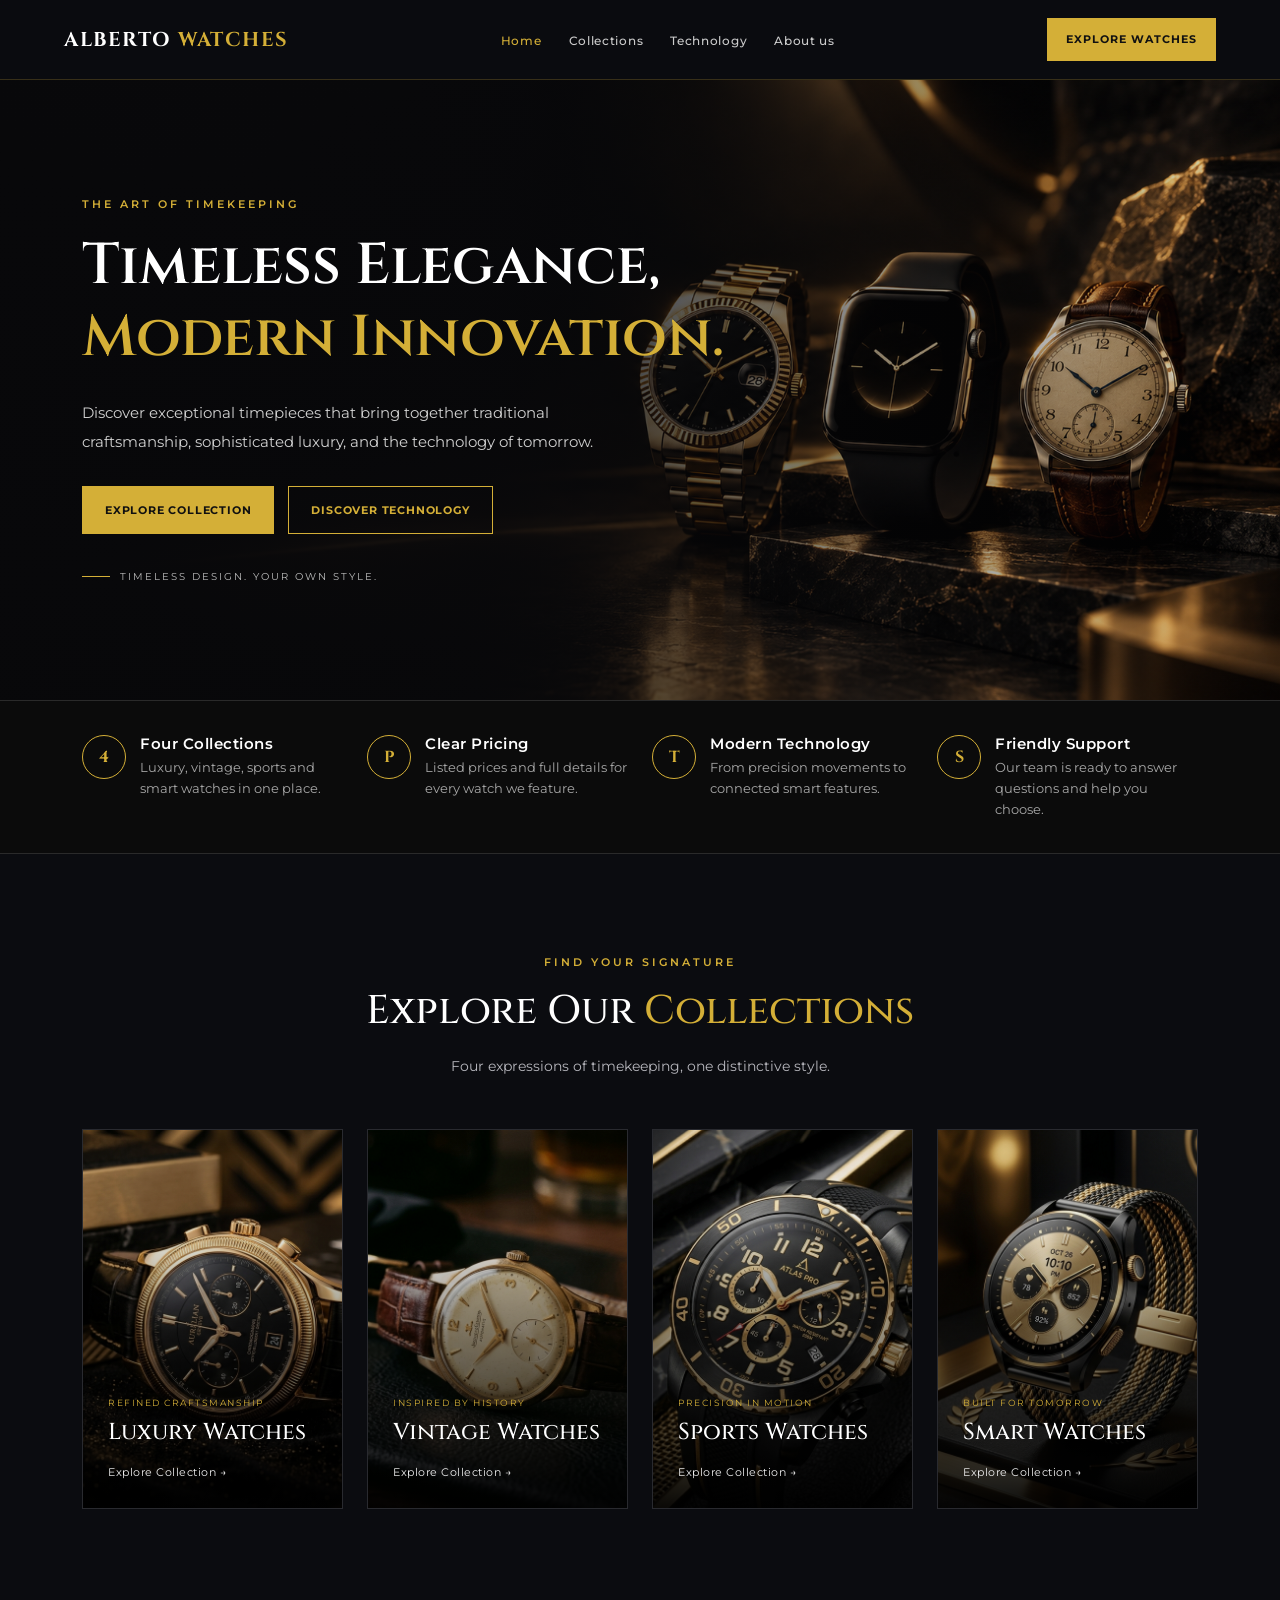
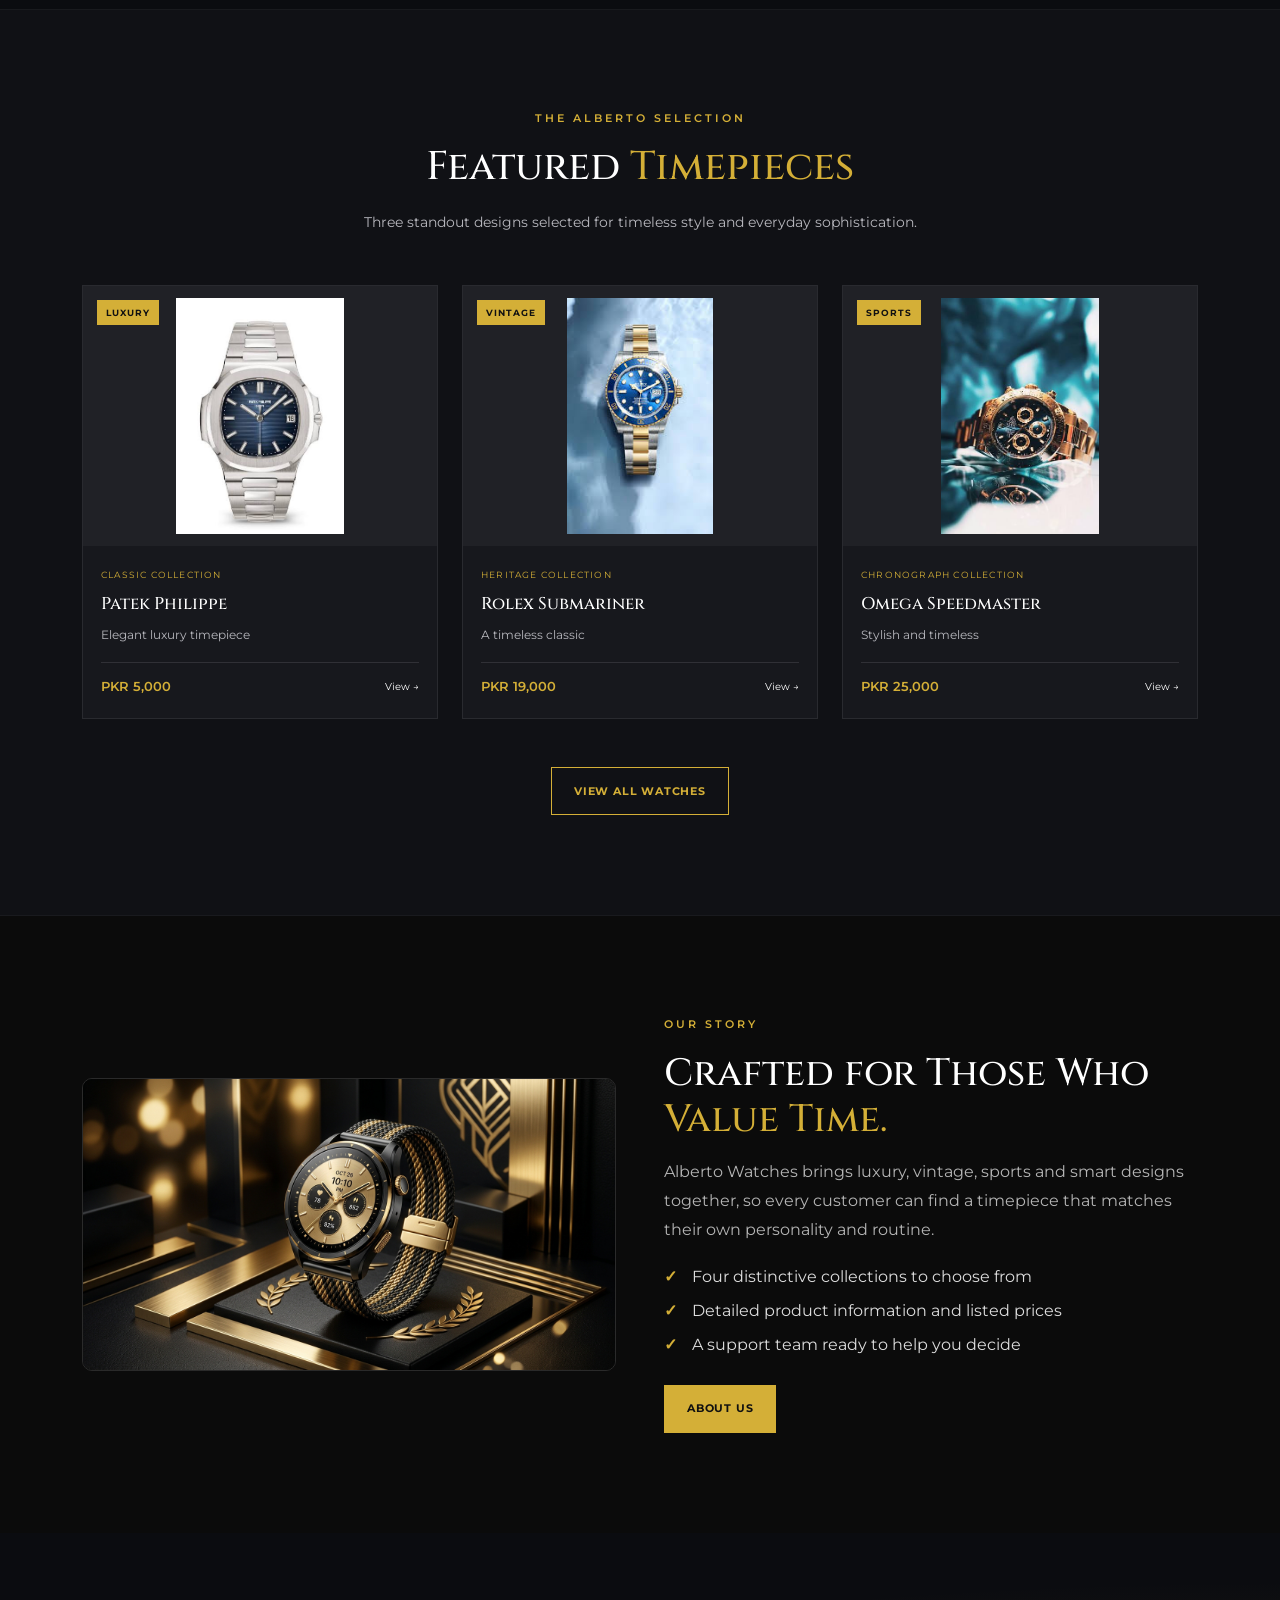
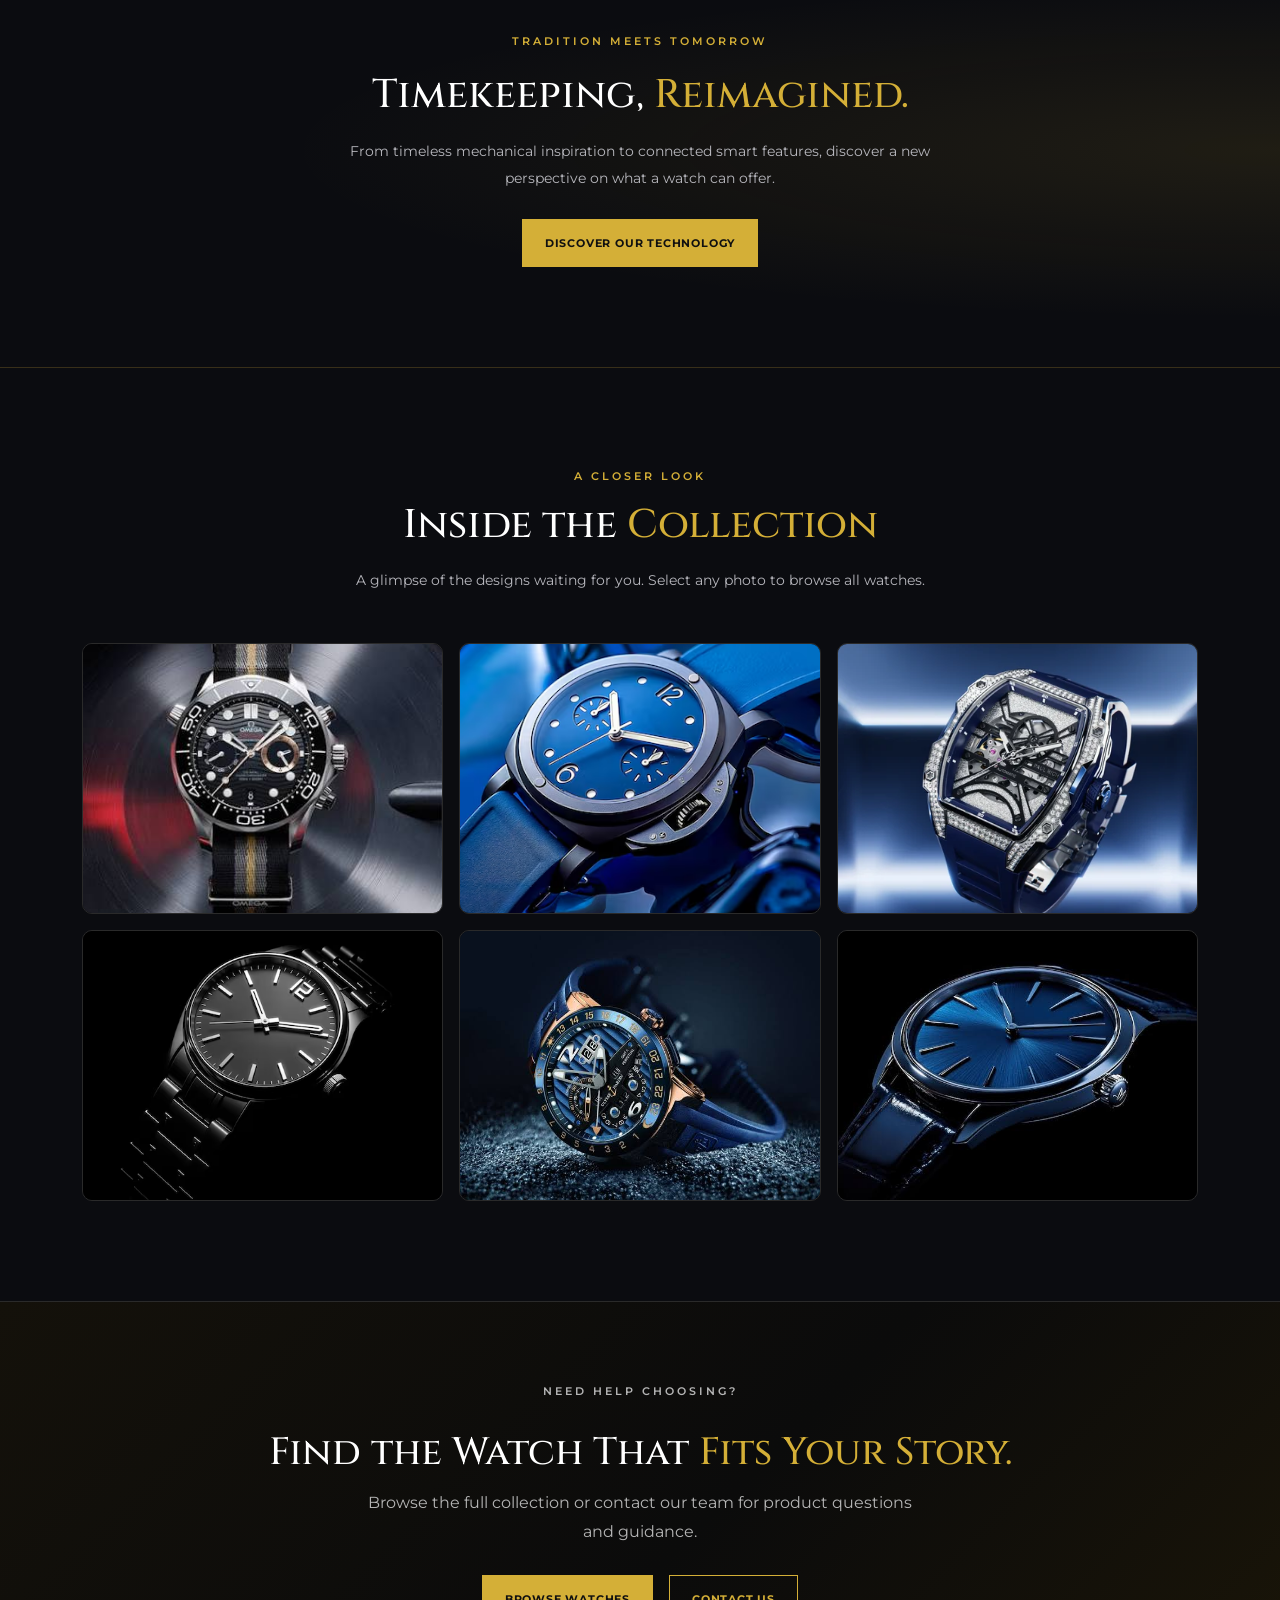
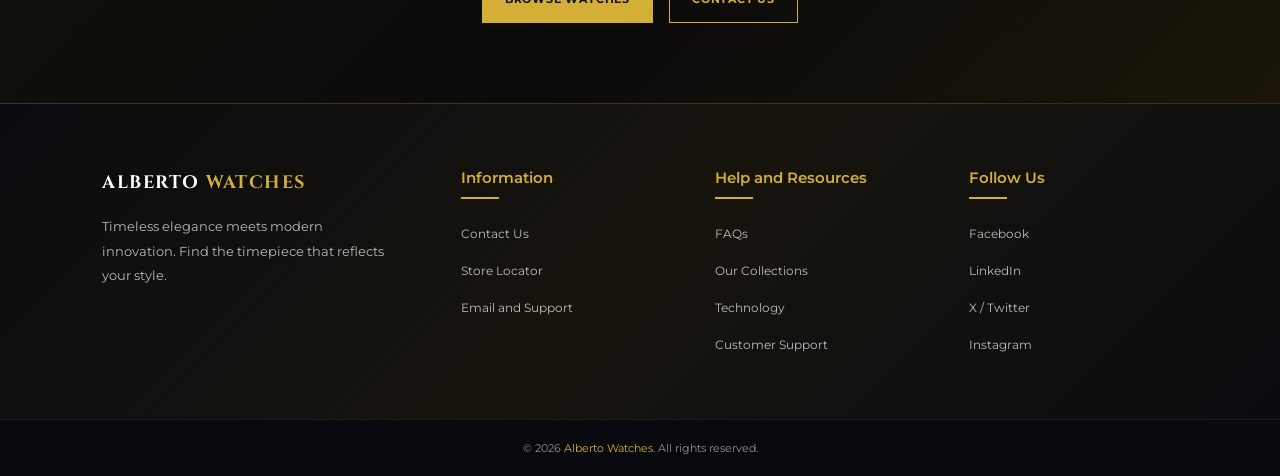
<file: index.html>
<!DOCTYPE html>
<html lang="en">

<head>
    <meta charset="UTF-8">
    <meta name="viewport" content="width=device-width, initial-scale=1.0">

    <title>Alberto Watches | Timeless Luxury</title>
    <meta name="description"
        content="Discover luxury, vintage, sports, and smart watches at Alberto Watches. Timeless design meets modern innovation.">
    <meta property="og:title" content="Alberto Watches | Timeless Luxury">
    <meta property="og:description" content="Luxury, vintage, sports, and smart watches. Find the timepiece that reflects your style.">
    <meta property="og:type" content="website">
    <meta property="og:image" content="./images/attachments/luxury watches9..jpg">
    <meta name="theme-color" content="#000000">

    <link rel="preconnect" href="https://fonts.googleapis.com">
    <link rel="preconnect" href="https://fonts.gstatic.com" crossorigin>
    <link href="https://fonts.googleapis.com/css2?family=Cinzel:wght@500;600;700&family=Montserrat:wght@300;400;500;600;700&display=swap"
        rel="stylesheet">
    <link href="https://cdn.jsdelivr.net/npm/bootstrap@5.3.8/dist/css/bootstrap.min.css" rel="stylesheet">

    <link rel="stylesheet" href="./style.css">

    <!-- Extra styles for the new home page sections -->
    <style>
        .trust-strip {
            background: #0b0b0b;
            border-top: 1px solid #2a2a2a;
            border-bottom: 1px solid #2a2a2a;
            padding: 34px 0;
        }
        .trust-item { display: flex; align-items: flex-start; gap: 14px; }
        .trust-icon {
            flex: 0 0 44px;
            height: 44px;
            border: 1px solid #d4af37;
            border-radius: 50%;
            color: #d4af37;
            display: flex;
            align-items: center;
            justify-content: center;
            font-family: "Cinzel", serif;
            font-weight: 700;
        }
        .trust-item h3 { font-size: 15px; font-weight: 600; margin: 0 0 4px; color: #fff; letter-spacing: .5px; }
        .trust-item p { font-size: 13px; line-height: 1.6; margin: 0; color: #a8a8a8; }

        .collection-card:focus-visible,
        .product-link:focus-visible,
        .btn-gold:focus-visible,
        .btn-outline-gold:focus-visible { outline: 2px solid #d4af37; outline-offset: 3px; }

        .cta-band {
            padding: 80px 0;
            text-align: center;
            background: linear-gradient(135deg, #14110a 0%, #0b0b0b 55%, #1a1508 100%);
            border-top: 1px solid #2a2a2a;
        }
        .cta-band h2 { font-family: "Cinzel", serif; color: #fff; font-size: clamp(26px, 4vw, 38px); margin-bottom: 14px; }
        .cta-band h2 span { color: #d4af37; }
        .cta-band p { max-width: 560px; margin: 0 auto 28px; color: #b5b5b5; line-height: 1.8; }
        .cta-band .btn-outline-gold { margin-left: 12px; }
        @media (max-width: 575px) { .cta-band .btn-outline-gold { margin: 12px 0 0; } }

        .story-section { background: #0b0b0b; }
        .story-image { width: 100%; height: 100%; max-height: 460px; object-fit: cover; border-radius: 10px; border: 1px solid #2a2a2a; }
        .story-title { font-family: "Cinzel", serif; color: #fff; font-size: clamp(26px, 4vw, 38px); margin: 8px 0 16px; }
        .story-title span { color: #d4af37; }
        .story-text { color: #b5b5b5; line-height: 1.8; }
        .story-list { list-style: none; padding: 0; margin: 20px 0 28px; }
        .story-list li { position: relative; padding-left: 28px; margin-bottom: 10px; color: #ddd; }
        .story-list li::before { content: "\2713"; position: absolute; left: 0; color: #d4af37; font-weight: 700; }

        .gallery-grid { display: grid; grid-template-columns: repeat(3, 1fr); gap: 16px; }
        .gallery-tile { display: block; overflow: hidden; border-radius: 10px; border: 1px solid #2a2a2a; aspect-ratio: 4 / 3; }
        .gallery-tile img { width: 100%; height: 100%; object-fit: cover; transition: transform .5s ease; }
        .gallery-tile:hover img { transform: scale(1.08); }
        @media (max-width: 767px) { .gallery-grid { grid-template-columns: repeat(2, 1fr); gap: 10px; } }

        .to-top {
            position: fixed; right: 20px; bottom: 20px; width: 44px; height: 44px;
            border-radius: 50%; border: 1px solid #d4af37; background: #000; color: #d4af37;
            font-size: 20px; cursor: pointer; opacity: 0; pointer-events: none;
            transition: .3s; z-index: 1500;
        }
        .to-top.show { opacity: 1; pointer-events: auto; }
        .to-top:hover { background: #d4af37; color: #000; }
    </style>
</head>

<body>

    <!-- NAVBAR -->
    <nav class="navbar">
        <a href="./index.html" class="logo">
            ALBERTO <span>WATCHES</span>
        </a>

        <ul class="nav-links" id="navLinks">
            <li><a href="./index.html" class="active" aria-current="page">Home</a></li>
            <li><a href="./products.html">Collections</a></li>
            <li><a href="./technology.html">Technology</a></li>
            <li><a href="./support.html">About us</a></li>
        </ul>

        <div class="nav-actions">
            <a href="./products.html" class="btn-buy">Explore Watches</a>

            <button class="mobile-toggle" id="mobileToggle"
                aria-label="Toggle navigation" aria-expanded="false" aria-controls="navLinks">
                <span></span>
                <span></span>
                <span></span>
            </button>
        </div>
    </nav>

    <main>

        <!-- HERO SECTION -->
        <section class="hero-section">
            <div class="hero-overlay"></div>

            <div class="container hero-container">
                <div class="hero-content">
                    <p class="eyebrow">THE ART OF TIMEKEEPING</p>

                    <h1>
                        Timeless Elegance,
                        <span class="gold-text">Modern Innovation.</span>
                    </h1>

                    <p class="hero-description">
                        Discover exceptional timepieces that bring together
                        traditional craftsmanship, sophisticated luxury,
                        and the technology of tomorrow.
                    </p>

                    <div class="hero-buttons">
                        <a href="#collections" class="btn-gold">Explore Collection</a>
                        <a href="./technology.html" class="btn-outline-gold">Discover Technology</a>
                    </div>

                    <div class="hero-note">
                        <span></span>
                        TIMELESS DESIGN. YOUR OWN STYLE.
                    </div>
                </div>
            </div>
        </section>


        <!-- WHY ALBERTO -->
        <section class="trust-strip" aria-label="Why choose Alberto Watches">
            <div class="container">
                <div class="row g-4">
                    <div class="col-sm-6 col-lg-3">
                        <div class="trust-item">
                            <span class="trust-icon" aria-hidden="true">4</span>
                            <div>
                                <h3>Four Collections</h3>
                                <p>Luxury, vintage, sports and smart watches in one place.</p>
                            </div>
                        </div>
                    </div>
                    <div class="col-sm-6 col-lg-3">
                        <div class="trust-item">
                            <span class="trust-icon" aria-hidden="true">P</span>
                            <div>
                                <h3>Clear Pricing</h3>
                                <p>Listed prices and full details for every watch we feature.</p>
                            </div>
                        </div>
                    </div>
                    <div class="col-sm-6 col-lg-3">
                        <div class="trust-item">
                            <span class="trust-icon" aria-hidden="true">T</span>
                            <div>
                                <h3>Modern Technology</h3>
                                <p>From precision movements to connected smart features.</p>
                            </div>
                        </div>
                    </div>
                    <div class="col-sm-6 col-lg-3">
                        <div class="trust-item">
                            <span class="trust-icon" aria-hidden="true">S</span>
                            <div>
                                <h3>Friendly Support</h3>
                                <p>Our team is ready to answer questions and help you choose.</p>
                            </div>
                        </div>
                    </div>
                </div>
            </div>
        </section>


        <!-- COLLECTIONS -->
        <section class="section-padding" id="collections">
            <div class="container">

                <div class="section-heading">
                    <p class="eyebrow">FIND YOUR SIGNATURE</p>
                    <h2>Explore Our <span>Collections</span></h2>
                    <p>Four expressions of timekeeping, one distinctive style.</p>
                </div>

                <div class="row g-4">
                    <div class="col-md-6 col-lg-3">
                        <a href="./products.html?collection=luxury#products" class="collection-card">
                            <img src="./images/attachments/luxury.jfif" alt="Luxury watch collection" loading="lazy">
                            <div class="collection-overlay">
                                <p>REFINED CRAFTSMANSHIP</p>
                                <h3>Luxury Watches</h3>
                                <span>Explore Collection &rarr;</span>
                            </div>
                        </a>
                    </div>

                    <div class="col-md-6 col-lg-3">
                        <a href="./products.html?collection=vintage#products" class="collection-card">
                            <img src="./images/attachments/vintage.jfif" alt="Vintage watch collection" loading="lazy">
                            <div class="collection-overlay">
                                <p>INSPIRED BY HISTORY</p>
                                <h3>Vintage Watches</h3>
                                <span>Explore Collection &rarr;</span>
                            </div>
                        </a>
                    </div>

                    <div class="col-md-6 col-lg-3">
                        <a href="./products.html?collection=sports#products" class="collection-card">
                            <img src="./images/attachments/sport.jfif" alt="Sports watch collection" loading="lazy">
                            <div class="collection-overlay">
                                <p>PRECISION IN MOTION</p>
                                <h3>Sports Watches</h3>
                                <span>Explore Collection &rarr;</span>
                            </div>
                        </a>
                    </div>

                    <div class="col-md-6 col-lg-3">
                        <a href="./products.html?collection=smart#products" class="collection-card">
                            <img src="./images/attachments/smart.jfif" alt="Modern smart watch collection" loading="lazy">
                            <div class="collection-overlay">
                                <p>BUILT FOR TOMORROW</p>
                                <h3>Smart Watches</h3>
                                <span>Explore Collection &rarr;</span>
                            </div>
                        </a>
                    </div>
                </div>
            </div>
        </section>


        <!-- FEATURED WATCHES (3 cards) -->
        <section class="section-padding featured-section" id="products">
            <div class="container">

                <div class="section-heading">
                    <p class="eyebrow">THE ALBERTO SELECTION</p>
                    <h2>Featured <span>Timepieces</span></h2>
                    <p>Three standout designs selected for timeless style and everyday sophistication.</p>
                </div>

                <div class="row g-4 justify-content-center">
                    <div class="col-sm-6 col-lg-4">
                        <article class="product-card">
                            <div class="product-image">
                                <img src="./images/attachments/Patek.jfif" alt="Patek Philippe luxury watch" loading="lazy">
                                <span class="product-label">LUXURY</span>
                            </div>
                            <div class="product-info">
                                <p class="product-category">CLASSIC COLLECTION</p>
                                <h3>Patek Philippe</h3>
                                <p class="product-description">Elegant luxury timepiece</p>
                                <div class="product-bottom">
                                    <span class="product-price">PKR 5,000</span>
                                    <a href="" class="product-link">View &rarr;</a>
                                </div>
                            </div>
                        </article>
                    </div>
                    <div class="col-sm-6 col-lg-4">
                        <article class="product-card">
                            <div class="product-image">
                                <img src="./images/attachments/images2.jpg" alt="Rolex Submariner vintage watch" loading="lazy">
                                <span class="product-label">VINTAGE</span>
                            </div>
                            <div class="product-info">
                                <p class="product-category">HERITAGE COLLECTION</p>
                                <h3>Rolex Submariner</h3>
                                <p class="product-description">A timeless classic</p>
                                <div class="product-bottom">
                                    <span class="product-price">PKR 19,000</span>
                                    <a href="./images/attachments/images2.jpg" class="product-link">View &rarr;</a>
                                </div>
                            </div>
                        </article>
                    </div>
                    <div class="col-sm-6 col-lg-4">
                        <article class="product-card">
                            <div class="product-image">
                                <img src="./images/attachments/luxury watches7..jpg" alt="Omega Speedmaster sports watch" loading="lazy">
                                <span class="product-label">SPORTS</span>
                            </div>
                            <div class="product-info">
                                <p class="product-category">CHRONOGRAPH COLLECTION</p>
                                <h3>Omega Speedmaster</h3>
                                <p class="product-description">Stylish and timeless</p>
                                <div class="product-bottom">
                                    <span class="product-price">PKR 25,000</span>
                                    <a href="./products.html?collection=sports#products" class="product-link">View &rarr;</a>
                                </div>
                            </div>
                        </article>
                    </div>
                </div>

                <div class="text-center mt-5">
                    <a href="./products.html" class="btn-outline-gold">View All Watches</a>
                </div>

            </div>
        </section>


        <!-- OUR STORY (new) -->
        <section class="section-padding story-section">
            <div class="container">
                <div class="row align-items-center g-5">
                    <div class="col-lg-6">
                        <img src="./images/attachments/smart.jfif" class="story-image"
                            alt="Classic Alberto watch" loading="lazy">
                    </div>
                    <div class="col-lg-6">
                        <p class="eyebrow">OUR STORY</p>
                        <h2 class="story-title">Crafted for Those Who <span>Value Time.</span></h2>
                        <p class="story-text">
                            Alberto Watches brings luxury, vintage, sports and smart designs
                            together, so every customer can find a timepiece that matches
                            their own personality and routine.
                        </p>
                        <ul class="story-list">
                            <li>Four distinctive collections to choose from</li>
                            <li>Detailed product information and listed prices</li>
                            <li>A support team ready to help you decide</li>
                        </ul>
                        <a href="./support.html" class="btn-gold">About Us</a>
                    </div>
                </div>
            </div>
        </section>


        <!-- TECHNOLOGY PROMOTION -->
        <section class="technology-section">
            <div class="container">
                <div class="technology-content">
                    <p class="eyebrow">TRADITION MEETS TOMORROW</p>
                    <h2>Timekeeping, <span>Reimagined.</span></h2>
                    <p>
                        From timeless mechanical inspiration to connected
                        smart features, discover a new perspective on
                        what a watch can offer.
                    </p>
                    <a href="./technology.html" class="btn-gold">Discover Our Technology</a>
                </div>
            </div>
        </section>


        <!-- GALLERY (new) -->
        <section class="section-padding gallery-section">
            <div class="container">
                <div class="section-heading">
                    <p class="eyebrow">A CLOSER LOOK</p>
                    <h2>Inside the <span>Collection</span></h2>
                    <p>A glimpse of the designs waiting for you. Select any photo to browse all watches.</p>
                </div>
                <div class="gallery-grid">
                    <a href="./products.html" class="gallery-tile"><img src="./images/attachments/luxury w1.jpg" alt="Luxury watch" loading="lazy"></a>
                    <a href="./products.html" class="gallery-tile"><img src="./images/attachments/blue watch2.avif" alt="Vintage watch" loading="lazy"></a>
                    <a href="./products.html" class="gallery-tile"><img src="./images/attachments/PR5188_Skeleton_Iced_SilverBlue_GALLERY_475x570.webp" alt="Sports watch" loading="lazy"></a>
                    <a href="./products.html" class="gallery-tile"><img src="./images/attachments/Black watch.avif" alt="Smart watch" loading="lazy"></a>
                    <a href="./products.html" class="gallery-tile"><img src="./images/attachments/luxury watches9..jpg" alt="Luxury watch detail" loading="lazy"></a>
                    <a href="./products.html" class="gallery-tile"><img src="./images/attachments/blue.jpg" alt="Smart watch design" loading="lazy"></a>
                </div>
            </div>
        </section>


        <!-- CALL TO ACTION -->
        <section class="cta-band">
            <div class="container">
                <p class="eyebrow">NEED HELP CHOOSING?</p>
                <h2>Find the Watch That <span>Fits Your Story.</span></h2>
                <p>Browse the full collection or contact our team for product questions and guidance.</p>
                <a href="./products.html" class="btn-gold">Browse Watches</a>
                <a href="./support.html" class="btn-outline-gold">Contact Us</a>
            </div>
        </section>

    </main>


    <!-- FOOTER -->
    <footer>
        <div class="footer-content">

            <div class="footer-col footer-brand">
                <a href="./index.html" class="footer-logo">
                    ALBERTO <span>WATCHES</span>
                </a>
                <p>
                    Timeless elegance meets modern innovation.
                    Find the timepiece that reflects your style.
                </p>
            </div>

            <div class="footer-col">
                <h4>Information</h4>
                <ul>
                    <li><a href="./support.html">Contact Us</a></li>
                    <li><a href="./support.html">Store Locator</a></li>
                    <li><a href="./support.html">Email and Support</a></li>
                </ul>
            </div>

            <div class="footer-col">
                <h4>Help and Resources</h4>
                <ul>
                    <li><a href="./support.html">FAQs</a></li>
                    <li><a href="./products.html">Our Collections</a></li>
                    <li><a href="./technology.html">Technology</a></li>
                    <li><a href="./support.html">Customer Support</a></li>
                </ul>
            </div>

            <div class="footer-col">
                <h4>Follow Us</h4>
                <ul>
                    <li><a href="https://www.facebook.com">Facebook</a></li>
                    <li><a href="https://pk.linkedin.com">LinkedIn</a></li>
                    <li><a href="https://x.com">X / Twitter</a></li>
                    <li><a href="https://www.instagram.com">Instagram</a></li>
                </ul>
            </div>

        </div>

        <div class="footer-bottom">
            <p>&copy; 2026 <span>Alberto Watches</span>. All rights reserved.</p>
        </div>
    </footer>

    <button type="button" class="to-top" id="toTop" aria-label="Back to top">&uarr;</button>

    <script src="https://cdn.jsdelivr.net/npm/bootstrap@5.3.8/dist/js/bootstrap.bundle.min.js"></script>

    <script>
        const mobileToggle = document.getElementById("mobileToggle");
        const navLinks = document.getElementById("navLinks");

        mobileToggle.addEventListener("click", () => {
            const isOpen = navLinks.classList.toggle("active");
            mobileToggle.setAttribute("aria-expanded", isOpen);
        });

        navLinks.querySelectorAll("a").forEach(link => {
            link.addEventListener("click", () => {
                navLinks.classList.remove("active");
                mobileToggle.setAttribute("aria-expanded", "false");
            });
        });

        const toTop = document.getElementById("toTop");
        window.addEventListener("scroll", () => toTop.classList.toggle("show", window.scrollY > 600));
        toTop.addEventListener("click", () => window.scrollTo({ top: 0, behavior: "smooth" }));
    </script>

</body>
</html>
</file>
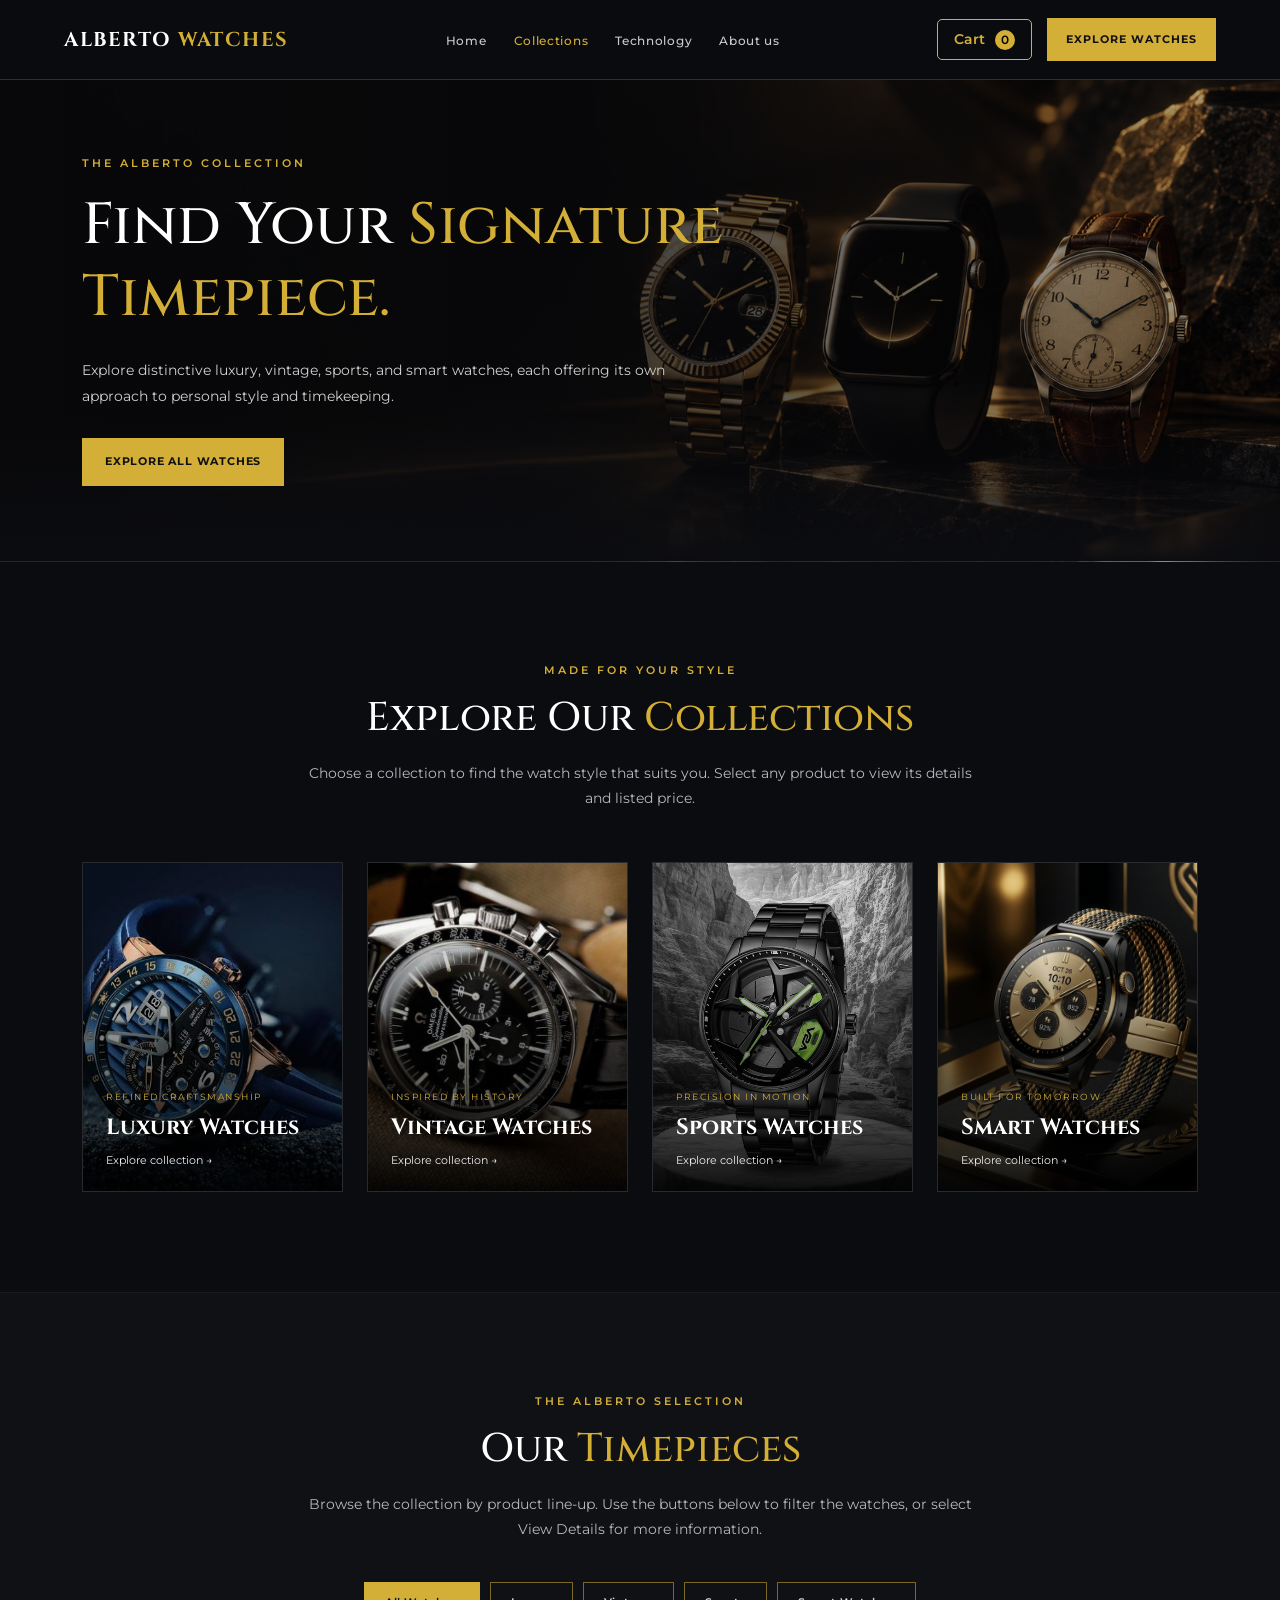
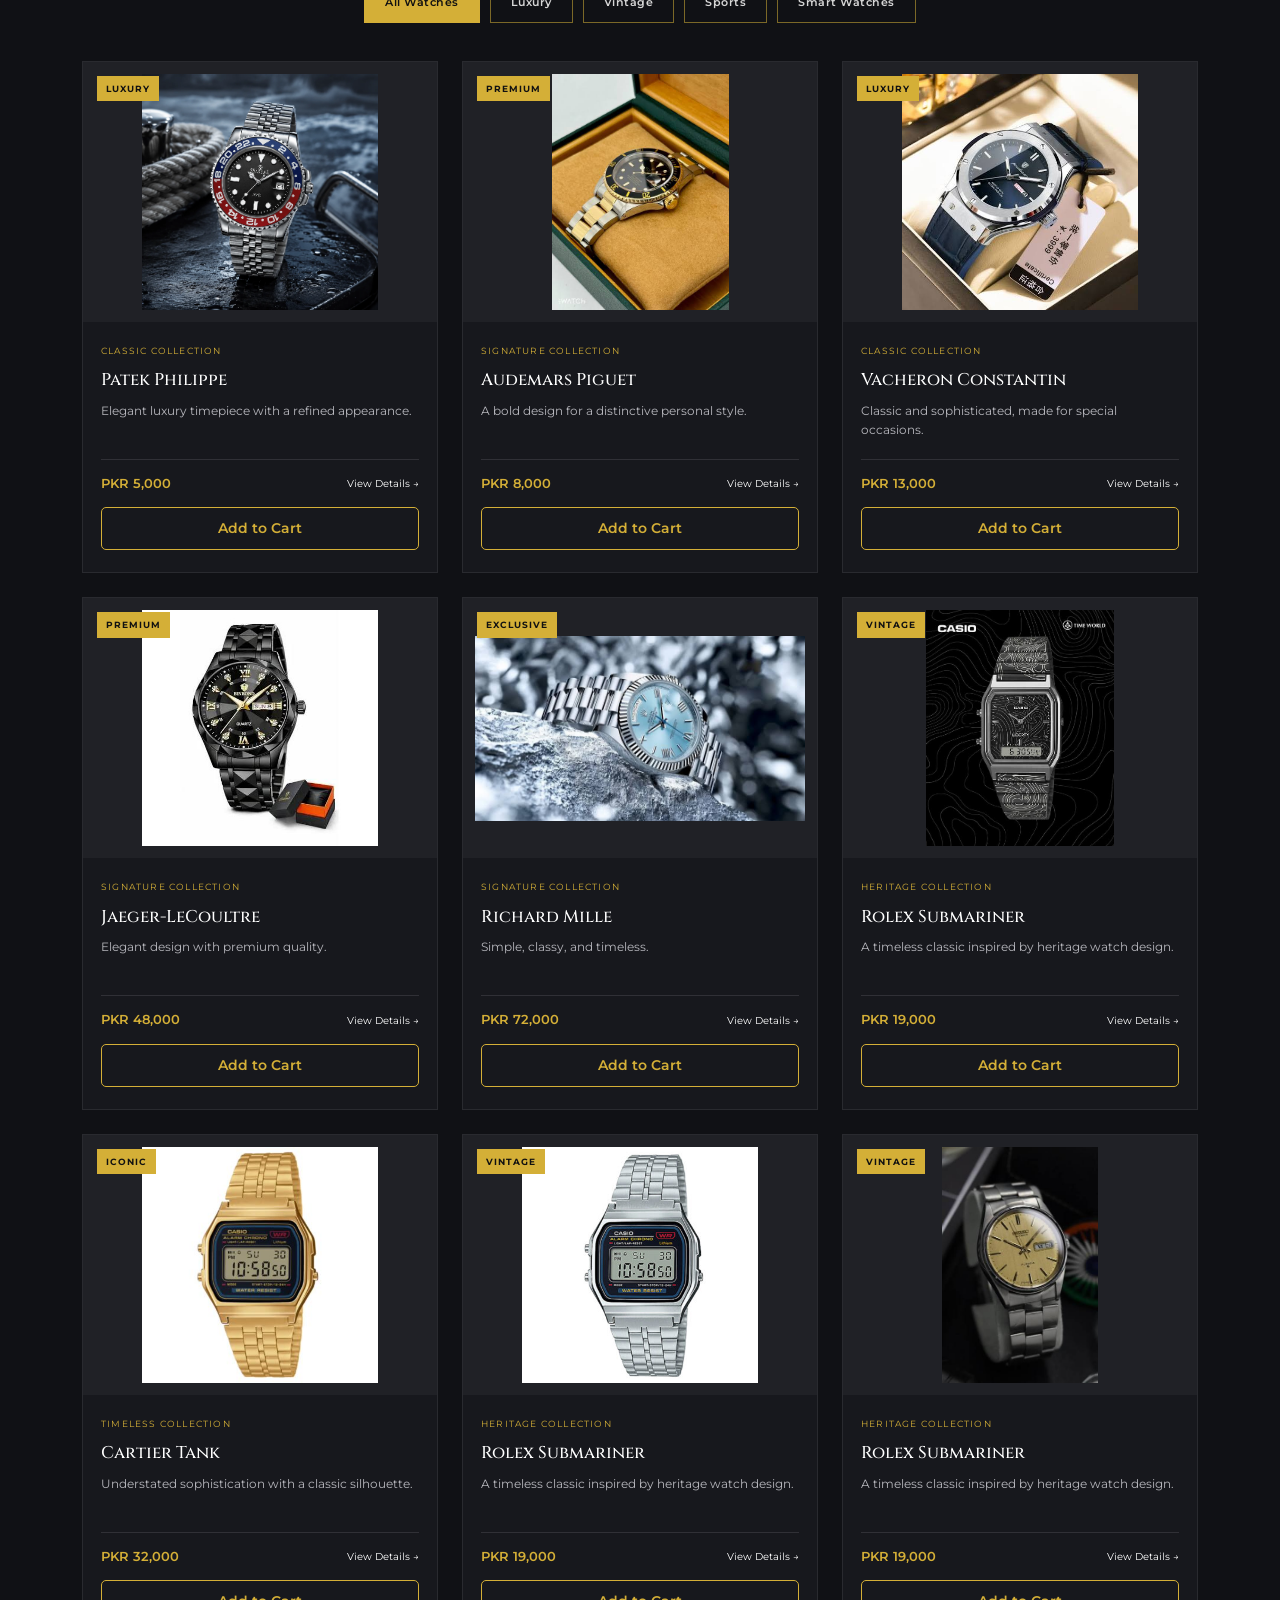
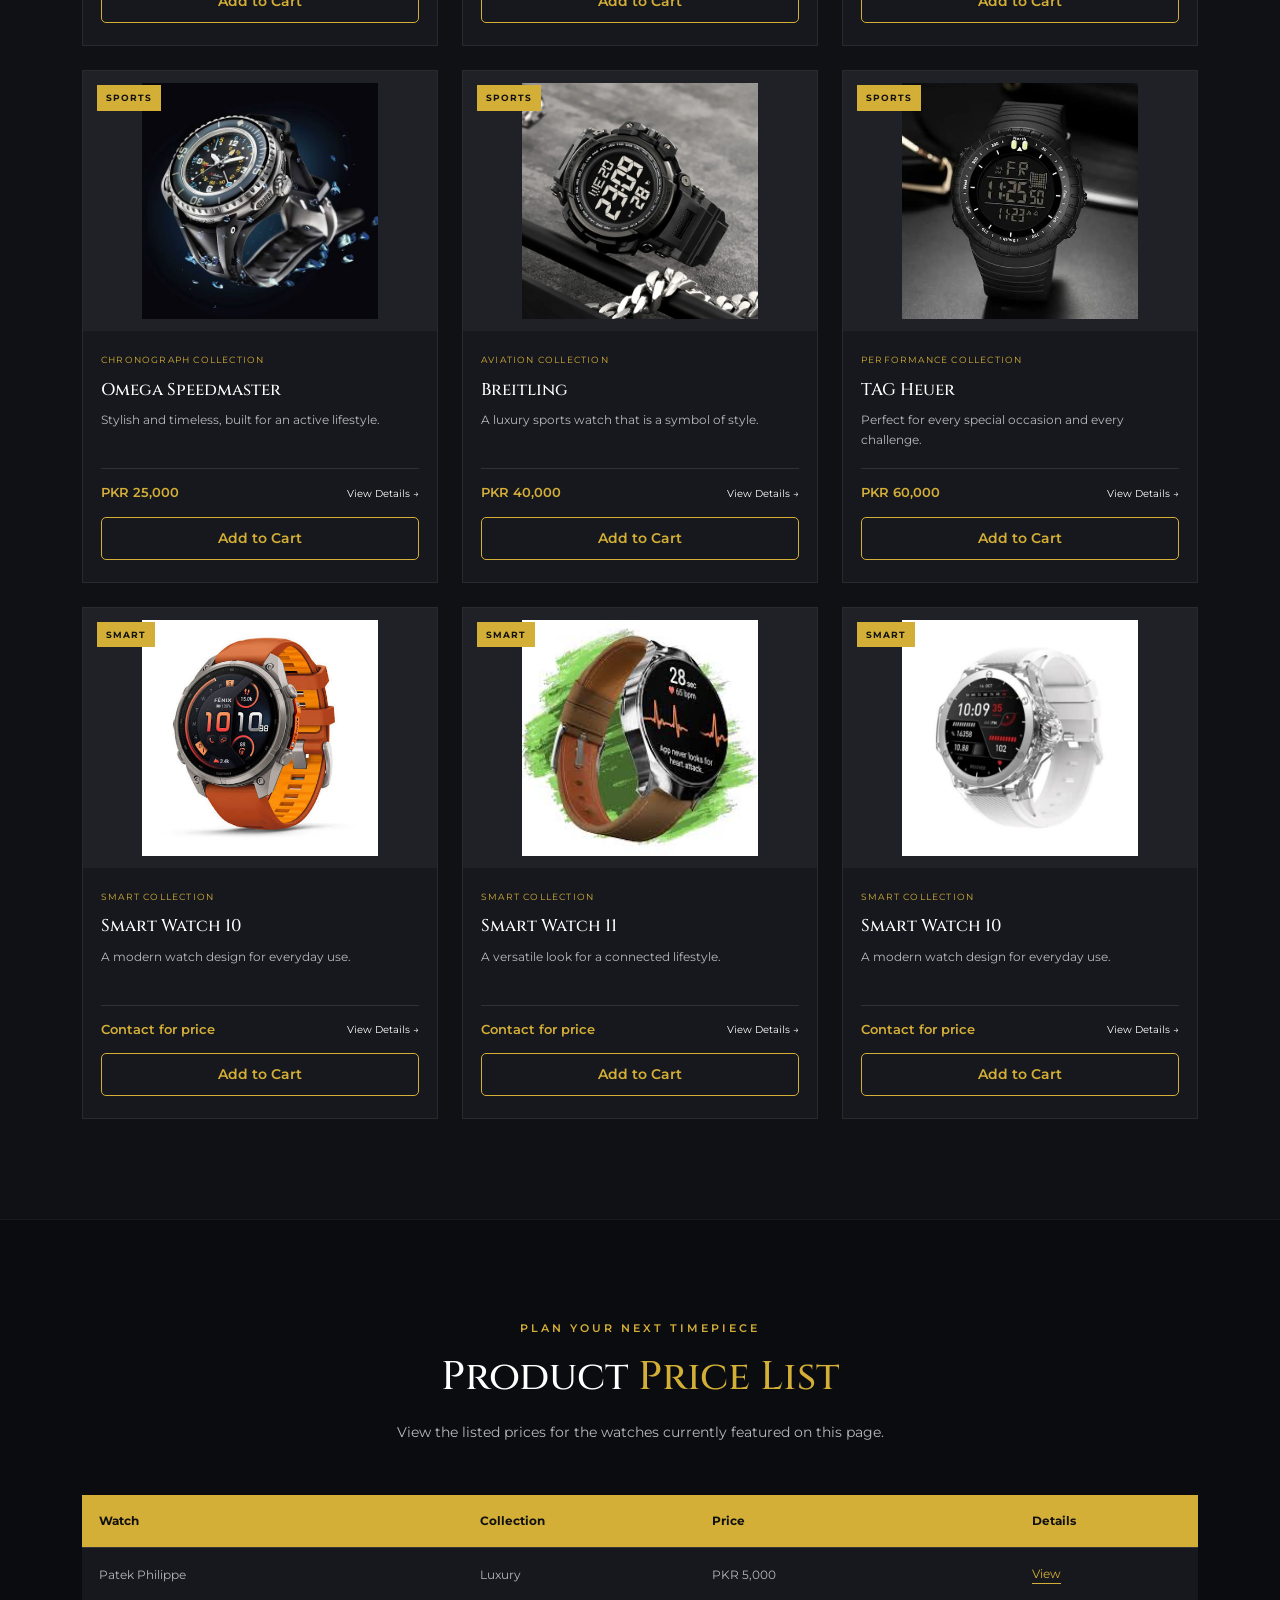
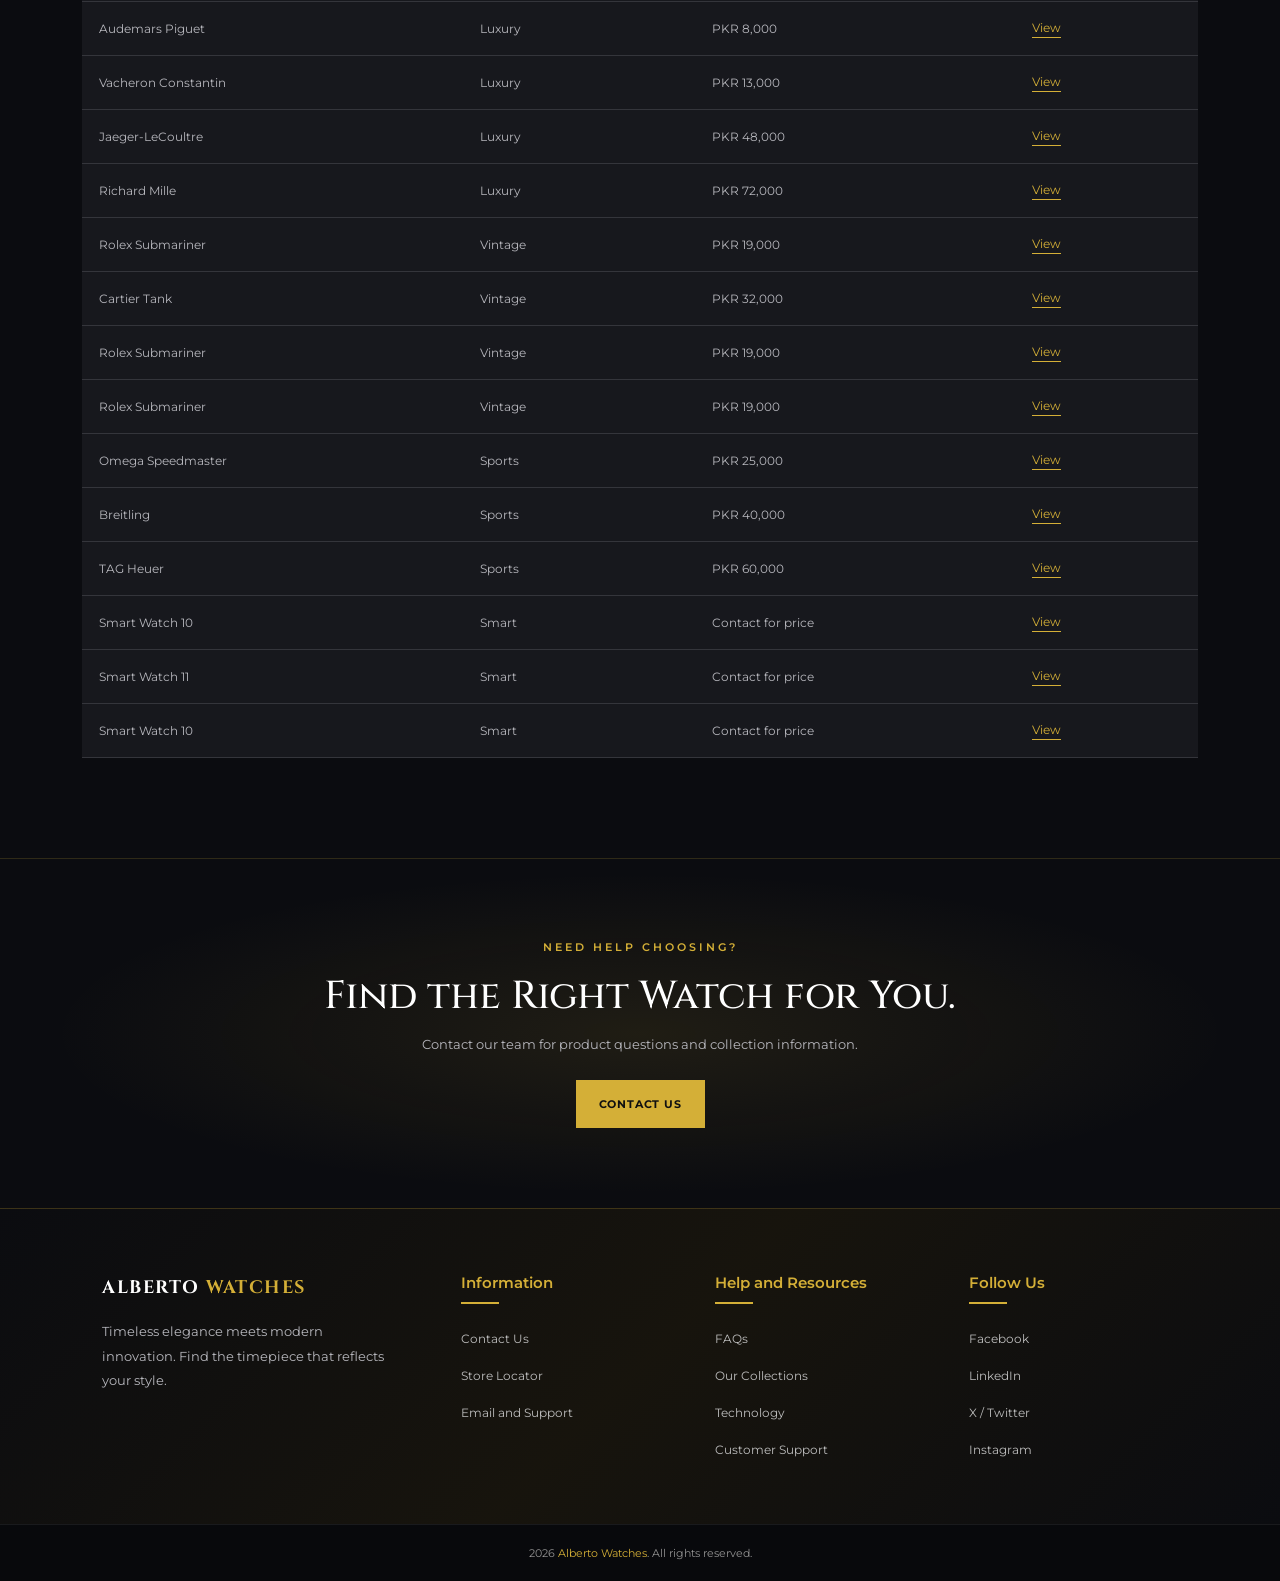
<file: products.html>
<!DOCTYPE html>
<html lang="en">

<head>
    <meta charset="UTF-8">
    <meta name="viewport" content="width=device-width, initial-scale=1.0">

    <title>Products & Collections | Alberto Watches</title>
    <meta name="description"
        content="Explore the luxury, vintage, sports, and smart watch collections at Alberto Watches.">

    <link rel="preconnect" href="https://fonts.googleapis.com">
    <link rel="preconnect" href="https://fonts.gstatic.com" crossorigin>
    <link href="https://fonts.googleapis.com/css2?family=Cinzel:wght@500;600;700&family=Montserrat:wght@300;400;500;600;700&display=swap"
        rel="stylesheet">

    <link href="https://cdn.jsdelivr.net/npm/bootstrap@5.3.8/dist/css/bootstrap.min.css"
        rel="stylesheet">

    <link rel="stylesheet" href="./style.css">
    <link rel="stylesheet" href="./products.css">

    <!-- Extra styles for Add to Cart (cart button, badge, toast) -->
    <style>
        .btn-cart {
            width: 100%;
            margin-top: 14px;
            background: transparent;
            color: #d4af37;
            border: 1px solid #d4af37;
            padding: 10px 16px;
            border-radius: 5px;
            font-weight: 600;
            font-size: 14px;
            cursor: pointer;
            transition: 0.3s;
        }
        .btn-cart:hover { background: #d4af37; color: #000; }
        .cart-nav-btn {
            position: relative;
            background: transparent;
            border: 1px solid #d4af37;
            color: #d4af37;
            padding: 9px 16px;
            border-radius: 5px;
            font-size: 14px;
            font-weight: 600;
            cursor: pointer;
        }
        .cart-nav-btn:hover { background: #d4af37; color: #000; }
        .cart-count {
            display: inline-block;
            min-width: 20px;
            margin-left: 6px;
            padding: 0 6px;
            border-radius: 10px;
            background: #d4af37;
            color: #000;
            font-size: 12px;
            line-height: 20px;
        }
        .cart-nav-btn:hover .cart-count { background: #000; color: #d4af37; }
        .cart-toast {
            position: fixed;
            bottom: 24px;
            left: 50%;
            transform: translateX(-50%) translateY(20px);
            background: #d4af37;
            color: #000;
            padding: 12px 22px;
            border-radius: 6px;
            font-weight: 600;
            opacity: 0;
            pointer-events: none;
            transition: 0.3s;
            z-index: 2000;
        }
        .cart-toast.show { opacity: 1; transform: translateX(-50%) translateY(0); }
        .cart-row {
            display: flex;
            align-items: center;
            gap: 12px;
            padding: 10px 0;
            border-bottom: 1px solid #333;
        }
        .cart-row img { width: 56px; height: 56px; object-fit: cover; border-radius: 6px; }
        .cart-row .info { flex: 1; }
        .cart-row .info small { display: block; color: #aaa; }
        .cart-row .qty button {
            background: #222; color: #fff; border: 1px solid #444;
            width: 26px; height: 26px; border-radius: 4px; cursor: pointer;
        }
        .cart-row .remove { background: none; border: none; color: #e57373; cursor: pointer; font-size: 20px; }
        .cart-total { display: flex; justify-content: space-between; font-weight: 700; padding-top: 14px; }
        .cart-empty { text-align: center; color: #aaa; padding: 20px 0; }
        .product-modal .modal-body img { width: 100%; max-height: 320px; object-fit: cover; border-radius: 8px; margin-bottom: 14px; }
    </style>
</head>

<body>

    <!-- NAVBAR -->
    <nav class="navbar">
        <a href="./index.html" class="logo">
            ALBERTO <span>WATCHES</span>
        </a>

        <ul class="nav-links" id="navLinks">
            <li><a href="./index.html">Home</a></li>
            <li><a href="./products.html" class="active" aria-current="page">Collections</a></li>
            <li><a href="./technology.html">Technology</a></li>
            <li><a href="./support.html">About us</a></li>
        </ul>

        <div class="nav-actions">
            <button type="button" class="cart-nav-btn" data-bs-toggle="modal" data-bs-target="#cartModal">
                Cart <span class="cart-count" id="cartCount">0</span>
            </button>
            <a href="#products" class="btn-buy">Explore Watches</a>

            <button class="mobile-toggle" id="mobileToggle"
                aria-label="Toggle navigation" aria-expanded="false"
                aria-controls="navLinks">
                <span></span>
                <span></span>
                <span></span>
            </button>
        </div>
    </nav>

    <main>
        <!-- PAGE HERO -->
        <section class="products-hero">
            <div class="products-hero-overlay"></div>
            <div class="container products-hero-content">
                <p class="eyebrow">THE ALBERTO COLLECTION</p>
                <h1>Find Your <span>Signature Timepiece.</span></h1>
                <p>
                    Explore distinctive luxury, vintage, sports, and smart watches,
                    each offering its own approach to personal style and timekeeping.
                </p>
                <a href="#products" class="btn-gold">Explore All Watches</a>
            </div>
        </section>

        <!-- COLLECTION INTRO -->
        <section class="products-intro section-padding">
            <div class="container">
                <div class="section-heading">
                    <p class="eyebrow">MADE FOR YOUR STYLE</p>
                    <h2>Explore Our <span>Collections</span></h2>
                    <p>
                        Choose a collection to find the watch style that suits you.
                        Select any product to view its details and listed price.
                    </p>
                </div>

                <div class="row g-4 collection-shortcuts">
                    <div class="col-md-6 col-lg-3">
                        <a class="collection-shortcut" href="#products" data-filter-link="luxury">
                            <img src="./images/attachments/luxury watches9..jpg" alt="Luxury watch collection">
                            <span class="shortcut-shade"></span>
                            <span class="shortcut-copy">
                                <small>REFINED CRAFTSMANSHIP</small>
                                <strong>Luxury Watches</strong>
                                <span>Explore collection →</span>
                            </span>
                        </a>
                    </div>
                    <div class="col-md-6 col-lg-3">
                        <a class="collection-shortcut" href="#products" data-filter-link="vintage">
                            <img src="./images/attachments/vintage watches8.jpg" alt="Vintage watch collection">
                            <span class="shortcut-shade"></span>
                            <span class="shortcut-copy">
                                <small>INSPIRED BY HISTORY</small>
                                <strong>Vintage Watches</strong>
                                <span>Explore collection →</span>
                            </span>
                        </a>
                    </div>
                    <div class="col-md-6 col-lg-3">
                        <a class="collection-shortcut" href="#products" data-filter-link="sports">
                            <img src="./images/attachments/sport.jpg" alt="Sports watch collection">
                            <span class="shortcut-shade"></span>
                            <span class="shortcut-copy">
                                <small>PRECISION IN MOTION</small>
                                <strong>Sports Watches</strong>
                                <span>Explore collection →</span>
                            </span>
                        </a>
                    </div>
                    <div class="col-md-6 col-lg-3">
                        <a class="collection-shortcut" href="#products" data-filter-link="smart">
                            <img src="./images/attachments/smart.jfif" alt="Smart watch collection">
                            <span class="shortcut-shade"></span>
                            <span class="shortcut-copy">
                                <small>BUILT FOR TOMORROW</small>
                                <strong>Smart Watches</strong>
                                <span>Explore collection →</span>
                            </span>
                        </a>
                    </div>
                </div>
            </div>
        </section>

        <!-- PRODUCT CATALOG -->
        <section class="section-padding products-catalog" id="products">
            <div class="container">
                <div class="section-heading">
                    <p class="eyebrow">THE ALBERTO SELECTION</p>
                    <h2>Our <span>Timepieces</span></h2>
                    <p>
                        Browse the collection by product line-up. Use the buttons below
                        to filter the watches, or select View Details for more information.
                    </p>
                </div>

                <div class="product-filters" role="group" aria-label="Filter products by collection">
                    <button class="filter-button active" type="button" data-filter="all" aria-pressed="true">All Watches</button>
                    <button class="filter-button" type="button" data-filter="luxury" aria-pressed="false">Luxury</button>
                    <button class="filter-button" type="button" data-filter="vintage" aria-pressed="false">Vintage</button>
                    <button class="filter-button" type="button" data-filter="sports" aria-pressed="false">Sports</button>
                    <button class="filter-button" type="button" data-filter="smart" aria-pressed="false">Smart Watches</button>
                </div>

                <!-- Cards are generated from the PRODUCTS list in the script below -->
                <div class="row g-4" id="productGrid"></div>
                <p class="no-products" id="noProducts" hidden>No watches are listed in this collection yet.</p>
            </div>
        </section>

        <!-- PRODUCT DETAILS POPUP (one shared popup, filled when View Details is clicked) -->
        <div class="modal fade" id="productModal" tabindex="-1" aria-labelledby="productModalLabel" aria-hidden="true">
            <div class="modal-dialog modal-dialog-centered">
                <div class="modal-content product-modal">
                    <div class="modal-header">
                        <h2 class="modal-title" id="productModalLabel"></h2>
                        <button type="button" class="btn-close btn-close-white" data-bs-dismiss="modal" aria-label="Close"></button>
                    </div>
                    <div class="modal-body">
                        <img id="pmImg" src="./images/attachments/luxury w1.jpg" alt="">
                        <p><strong>Collection:</strong> <span id="pmCollection"></span></p>
                        <p><strong>Description:</strong> <span id="pmDesc"></span></p>
                        <p><strong>Price:</strong> <span id="pmPrice"></span></p>
                        <button type="button" class="btn-cart" id="pmAdd">Add to Cart</button>
                    </div>
                </div>
            </div>
        </div>

        <!-- CART POPUP -->
        <div class="modal fade" id="cartModal" tabindex="-1" aria-labelledby="cartModalLabel" aria-hidden="true">
            <div class="modal-dialog modal-dialog-centered modal-dialog-scrollable">
                <div class="modal-content product-modal">
                    <div class="modal-header">
                        <h2 class="modal-title" id="cartModalLabel">Your Cart</h2>
                        <button type="button" class="btn-close btn-close-white" data-bs-dismiss="modal" aria-label="Close"></button>
                    </div>
                    <div class="modal-body" id="cartBody"></div>
                </div>
            </div>
        </div>

        <!-- PRICE LIST (generated from the same list) -->
        <section class="price-list-section section-padding" id="price-list">
            <div class="container">
                <div class="section-heading">
                    <p class="eyebrow">PLAN YOUR NEXT TIMEPIECE</p>
                    <h2>Product <span>Price List</span></h2>
                    <p>View the listed prices for the watches currently featured on this page.</p>
                </div>

                <div class="table-responsive">
                    <table class="table price-table">
                        <thead>
                            <tr>
                                <th>Watch</th>
                                <th>Collection</th>
                                <th>Price</th>
                                <th>Details</th>
                            </tr>
                        </thead>
                        <tbody id="priceBody"></tbody>
                    </table>
                </div>
            </div>
        </section>

        <!-- COLLECTION CTA -->
        <section class="products-cta">
            <div class="container">
                <p class="eyebrow">NEED HELP CHOOSING?</p>
                <h2>Find the Right Watch for You.</h2>
                <p>Contact our team for product questions and collection information.</p>
                <a href="./support.html" class="btn-gold">Contact Us</a>
            </div>
        </section>
    </main>

    <div class="cart-toast" id="cartToast" role="status" aria-live="polite"></div>

    <!-- FOOTER -->
    <footer>
        <div class="footer-content">
            <div class="footer-col footer-brand">
                <a href="./index.html" class="footer-logo">
                    ALBERTO <span>WATCHES</span>
                </a>
                <p>
                    Timeless elegance meets modern innovation.
                    Find the timepiece that reflects your style.
                </p>
            </div>

            <div class="footer-col">
                <h4>Information</h4>
                <ul>
                    <li><a href="./support.html">Contact Us</a></li>
                    <li><a href="./support.html">Store Locator</a></li>
                    <li><a href="./support.html">Email and Support</a></li>
                </ul>
            </div>

            <div class="footer-col">
                <h4>Help and Resources</h4>
                <ul>
                    <li><a href="./support.html">FAQs</a></li>
                    <li><a href="./products.html">Our Collections</a></li>
                    <li><a href="./technology.html">Technology</a></li>
                    <li><a href="./support.html">Customer Support</a></li>
                </ul>
            </div>

            <div class="footer-col">
                <h4>Follow Us</h4>
                <ul>
                    <li><a href="https://www.facebook.com">Facebook</a></li>
                    <li><a href="https://pk.linkedin.com">LinkedIn</a></li>
                    <li><a href="https://x.com">X / Twitter</a></li>
                    <li><a href="https://www.instagram.com">Instagram</a></li>
                </ul>
            </div>
        </div>

        <div class="footer-bottom">
            <p> 2026 <span>Alberto Watches</span>. All rights reserved.</p>
        </div>
    </footer>

    <script src="https://cdn.jsdelivr.net/npm/bootstrap@5.3.8/dist/js/bootstrap.bundle.min.js"></script>

    <script>
        /* ===== PRODUCT LIST =====
           To add a watch, add one line here.
           To change a category, edit the "cat" value (luxury / vintage / sports / smart).
           price: null shows "Contact for price". */
        const CATEGORY_NAMES = { luxury: "Luxury", vintage: "Vintage", sports: "Sports", smart: "Smart" };

        const PRODUCTS = [
            // Luxury
            { id: 1, cat: "luxury", label: "LUXURY", line: "CLASSIC COLLECTION", name: "Patek Philippe", desc: "Elegant luxury timepiece with a refined appearance.", price: 5000, img: "./images/attachments/l4.jpg" },
            { id: 2, cat: "luxury", label: "PREMIUM", line: "SIGNATURE COLLECTION", name: "Audemars Piguet", desc: "A bold design for a distinctive personal style.", price: 8000, img: "./images/attachments/l5.jpg" },
            { id: 3, cat: "luxury", label: "LUXURY", line: "CLASSIC COLLECTION", name: "Vacheron Constantin", desc: "Classic and sophisticated, made for special occasions.", price: 13000, img: "./images/attachments/luxury w10.jfif" },
            { id: 4, cat: "luxury", label: "PREMIUM", line: "SIGNATURE COLLECTION", name: "Jaeger-LeCoultre", desc: "Elegant design with premium quality.", price: 48000, img: "./images/attachments/l6.jfif" },
            { id: 5, cat: "luxury", label: "EXCLUSIVE", line: "SIGNATURE COLLECTION", name: "Richard Mille", desc: "Simple, classy, and timeless.", price: 72000, img: "./images/attachments/luxury w4.jfif" },

            // Vintage
            { id: 6, cat: "vintage", label: "VINTAGE", line: "HERITAGE COLLECTION", name: "Rolex Submariner", desc: "A timeless classic inspired by heritage watch design.", price: 19000, img: "./images/attachments/w4.jpg" },
            { id: 7, cat: "vintage", label: "ICONIC", line: "TIMELESS COLLECTION", name: "Cartier Tank", desc: "Understated sophistication with a classic silhouette.", price: 32000, img: "./images/attachments/vintage watches.jpg" },
             { id: 8, cat: "vintage", label: "VINTAGE", line: "HERITAGE COLLECTION", name: "Rolex Submariner", desc: "A timeless classic inspired by heritage watch design.", price: 19000, img: "./images/attachments/vintage watches2.jpg" },
             { id: 8, cat: "vintage", label: "VINTAGE", line: "HERITAGE COLLECTION", name: "Rolex Submariner", desc: "A timeless classic inspired by heritage watch design.", price: 19000, img: "./images/attachments/vintage watches11.jpg" },

            // Sports
            { id: 10, cat: "sports", label: "SPORTS", line: "CHRONOGRAPH COLLECTION", name: "Omega Speedmaster", desc: "Stylish and timeless, built for an active lifestyle.", price: 25000, img: "./images/attachments/images4.jfif" },
            { id: 11, cat: "sports", label: "SPORTS", line: "AVIATION COLLECTION", name: "Breitling", desc: "A luxury sports watch that is a symbol of style.", price: 40000, img: "./images/attachments/images5.webp" },
            { id: 12, cat: "sports", label: "SPORTS", line: "PERFORMANCE COLLECTION", name: "TAG Heuer", desc: "Perfect for every special occasion and every challenge.", price: 60000, img: "./images/attachments/image6.jpg" },

            // Smart
            { id: 13, cat: "smart", label: "SMART", line: "SMART COLLECTION", name: "Smart Watch 10", desc: "A modern watch design for everyday use.", price: null, img: "./images/attachments/smart w12.jpg" },
            { id: 14, cat: "smart", label: "SMART", line: "SMART COLLECTION", name: "Smart Watch 11", desc: "A versatile look for a connected lifestyle.", price: null, img: "./images/attachments/smart w8.jpg" },
            { id: 15, cat: "smart", label: "SMART", line: "SMART COLLECTION", name: "Smart Watch 10", desc: "A modern watch design for everyday use.", price: null, img: "./images/attachments/smart w2.jpg" },
        ];

        const fmtPrice = p => p == null ? "Contact for price" : "PKR " + p.toLocaleString("en-US");
        const esc = s => String(s).replace(/&/g, "&amp;").replace(/"/g, "&quot;").replace(/</g, "&lt;");

        /* ===== RENDER CARDS + PRICE LIST ===== */
        const grid = document.getElementById("productGrid");
        grid.innerHTML = PRODUCTS.map(p => `
            <div class="col-sm-6 col-lg-4 product-item" data-category="${p.cat}">
                <article class="product-card">
                    <div class="product-image">
                        <img src="${esc(p.img)}" alt="${esc(p.name)}">
                        <span class="product-label">${p.label}</span>
                    </div>
                    <div class="product-info">
                        <p class="product-category">${p.line}</p>
                        <h3>${esc(p.name)}</h3>
                        <p class="product-description">${esc(p.desc)}</p>
                        <div class="product-bottom">
                            <span class="product-price">${fmtPrice(p.price)}</span>
                            <button class="product-link" type="button" data-details="${p.id}">View Details →</button>
                        </div>
                        <button class="btn-cart" type="button" data-add="${p.id}">Add to Cart</button>
                    </div>
                </article>
            </div>`).join("");

        document.getElementById("priceBody").innerHTML = PRODUCTS.map(p => `
            <tr>
                <td>${esc(p.name)}</td>
                <td>${CATEGORY_NAMES[p.cat]}</td>
                <td>${fmtPrice(p.price)}</td>
                <td><button type="button" class="table-detail" data-details="${p.id}">View</button></td>
            </tr>`).join("");

        /* ===== DETAILS POPUP ===== */
        const productModal = new bootstrap.Modal(document.getElementById("productModal"));
        let currentId = null;

        function openDetails(id) {
            const p = PRODUCTS.find(x => x.id === id);
            currentId = id;
            document.getElementById("productModalLabel").textContent = p.name;
            const img = document.getElementById("pmImg");
            img.src = p.img;
            img.alt = p.name;
            document.getElementById("pmCollection").textContent = CATEGORY_NAMES[p.cat] + " / " + p.line.split(" ")[0].charAt(0) + p.line.split(" ")[0].slice(1).toLowerCase();
            document.getElementById("pmDesc").textContent = p.desc;
            document.getElementById("pmPrice").textContent = fmtPrice(p.price);
            productModal.show();
        }

        document.getElementById("pmAdd").addEventListener("click", () => {
            if (currentId !== null) addToCart(currentId);
        });

        /* ===== CART ===== */
        const cart = {}; // id -> quantity
        const cartCount = document.getElementById("cartCount");
        const cartBody = document.getElementById("cartBody");
        const toast = document.getElementById("cartToast");
        let toastTimer;

        function showToast(text) {
            toast.textContent = text;
            toast.classList.add("show");
            clearTimeout(toastTimer);
            toastTimer = setTimeout(() => toast.classList.remove("show"), 1800);
        }

        function addToCart(id) {
            cart[id] = (cart[id] || 0) + 1;
            renderCart();
            showToast(PRODUCTS.find(x => x.id === id).name + " added to cart");
        }

        function changeQty(id, delta) {
            cart[id] = (cart[id] || 0) + delta;
            if (cart[id] <= 0) delete cart[id];
            renderCart();
        }

        function renderCart() {
            const ids = Object.keys(cart).map(Number);
            cartCount.textContent = ids.reduce((n, id) => n + cart[id], 0);

            if (!ids.length) {
                cartBody.innerHTML = '<p class="cart-empty">Your cart is empty.</p>';
                return;
            }

            let total = 0, hasContactPrice = false;
            const rows = ids.map(id => {
                const p = PRODUCTS.find(x => x.id === id);
                if (p.price == null) hasContactPrice = true; else total += p.price * cart[id];
                return `
                <div class="cart-row">
                    <img src="${esc(p.img)}" alt="${esc(p.name)}">
                    <div class="info"><strong>${esc(p.name)}</strong><small>${fmtPrice(p.price)}</small></div>
                    <div class="qty">
                        <button type="button" data-qty="-1" data-id="${id}" aria-label="Decrease quantity">−</button>
                        <span class="mx-1">${cart[id]}</span>
                        <button type="button" data-qty="1" data-id="${id}" aria-label="Increase quantity">+</button>
                    </div>
                    <button type="button" class="remove" data-remove="${id}" aria-label="Remove item">&times;</button>
                </div>`;
            }).join("");

            cartBody.innerHTML = rows +
                `<div class="cart-total"><span>Total</span><span>PKR ${total.toLocaleString("en-US")}</span></div>` +
                (hasContactPrice ? '<p class="mt-2 mb-0 small text-secondary">Items marked "Contact for price" are not included in the total.</p>' : "");
        }

        renderCart();

        /* ===== CLICK HANDLING (cards, table, cart) ===== */
        document.addEventListener("click", e => {
            const d = e.target.closest("[data-details]");
            if (d) return openDetails(Number(d.dataset.details));

            const a = e.target.closest("[data-add]");
            if (a) return addToCart(Number(a.dataset.add));

            const q = e.target.closest("[data-qty]");
            if (q) return changeQty(Number(q.dataset.id), Number(q.dataset.qty));

            const r = e.target.closest("[data-remove]");
            if (r) { delete cart[Number(r.dataset.remove)]; renderCart(); }
        });

        /* ===== MOBILE MENU ===== */
        const mobileToggle = document.getElementById("mobileToggle");
        const navLinks = document.getElementById("navLinks");

        mobileToggle.addEventListener("click", () => {
            const isOpen = navLinks.classList.toggle("active");
            mobileToggle.setAttribute("aria-expanded", isOpen);
        });

        navLinks.querySelectorAll("a").forEach(link => {
            link.addEventListener("click", () => {
                navLinks.classList.remove("active");
                mobileToggle.setAttribute("aria-expanded", "false");
            });
        });

        /* ===== FILTERS ===== */
        const filterButtons = document.querySelectorAll(".filter-button");
        const productItems = document.querySelectorAll(".product-item");
        const noProducts = document.getElementById("noProducts");

        function filterProducts(category) {
            let visibleCount = 0;

            productItems.forEach(item => {
                const matches = category === "all" || item.dataset.category === category;
                item.hidden = !matches;
                if (matches) visibleCount++;
            });

            filterButtons.forEach(button => {
                const selected = button.dataset.filter === category;
                button.classList.toggle("active", selected);
                button.setAttribute("aria-pressed", String(selected));
            });

            noProducts.hidden = visibleCount !== 0;
        }

        filterButtons.forEach(button => {
            button.addEventListener("click", () => filterProducts(button.dataset.filter));
        });

        document.querySelectorAll("[data-filter-link]").forEach(link => {
            link.addEventListener("click", () => filterProducts(link.dataset.filterLink));
        });

        // Opened from the home page, e.g. products.html?collection=sports#products
        const startCollection = new URLSearchParams(location.search).get("collection");
        if (startCollection && CATEGORY_NAMES[startCollection]) filterProducts(startCollection);
    </script>

</body>
</html>
</file>
<file: style.css>
/* =========================
   GLOBAL STYLES
========================= */

:root {
    --black: #0b0c10;
    --dark: #121318;
    --card: #17181d;
    --gold: #d4af37;
    --gold-light: #f1d477;
    --white: #ffffff;
    --muted: #b7b7bd;
    --border: rgba(212, 175, 55, 0.22);
}

* {
    margin: 0;
    padding: 0;
    box-sizing: border-box;
}

html {
    scroll-behavior: smooth;
    scroll-padding-top: 90px;
}

body {
    font-family: 'Montserrat', sans-serif;
    background: var(--black);
    color: var(--white);
    overflow-x: hidden;
}

a {
    text-decoration: none;
}

img {
    max-width: 100%;
}

section {
    scroll-margin-top: 80px;
}

.section-padding {
    padding: 100px 0;
}


/* =========================
   NAVBAR
========================= */

.navbar {
    min-height: 80px;
    padding: 0 5%;
    background: rgba(11, 12, 16, 0.97);
    border-bottom: 1px solid var(--border);
    display: flex;
    justify-content: space-between;
    align-items: center;
    position: sticky;
    top: 0;
    z-index: 1000;
}

.logo,
.footer-logo {
    color: var(--white);
    font-family: 'Cinzel', serif;
    font-size: 20px;
    font-weight: 700;
    letter-spacing: 1.5px;
    white-space: nowrap;
}

.logo span,
.footer-logo span {
    color: var(--gold);
}

.nav-links {
    display: flex;
    align-items: center;
    gap: 27px;
    list-style: none;
    margin: 0;
    padding: 0;
}

.nav-links a {
    color: #cccccc;
    font-size: 12px;
    font-weight: 500;
    letter-spacing: 0.7px;
    transition: color 0.3s ease;
}

.nav-links a:hover,
.nav-links a.active {
    color: var(--gold);
}

.nav-actions {
    display: flex;
    align-items: center;
    gap: 15px;
}

.btn-buy {
    display: inline-block;
    background: var(--gold);
    border: 1px solid var(--gold);
    color: #111111;
    padding: 12px 18px;
    font-size: 11px;
    font-weight: 700;
    letter-spacing: 1px;
    text-transform: uppercase;
    transition: 0.3s;
}

.btn-buy:hover {
    background: var(--gold-light);
    border-color: var(--gold-light);
    color: #111111;
}

.mobile-toggle {
    display: none;
    background: transparent;
    border: 0;
    cursor: pointer;
    padding: 8px;
}

.mobile-toggle span {
    display: block;
    width: 25px;
    height: 2px;
    margin: 5px 0;
    background: white;
}


/* =========================
   HERO SECTION
========================= */

.hero-section {
    position: relative;
    min-height: 620px;
    display: flex;
    align-items: center;

    background-image: url("./images/attachments/banner_image1.png");
    background-size: cover;
    background-position: center right;
    background-repeat: no-repeat;
}

.hero-overlay {
    position: absolute;
    inset: 0;
    background: linear-gradient(
        90deg,
        rgba(8, 8, 10, 0.98) 0%,
        rgba(8, 8, 10, 0.90) 38%,
        rgba(8, 8, 10, 0.45) 68%,
        rgba(8, 8, 10, 0.10) 100%
    );
}

.hero-container {
    position: relative;
    z-index: 1;
    padding-top: 70px;
    padding-bottom: 70px;
}

.hero-content {
    max-width: 720px;
}

.eyebrow {
    color: var(--gold);
    font-size: 11px;
    font-weight: 600;
    letter-spacing: 3px;
    margin-bottom: 18px;
}

.hero-content h1 {
    font-family: 'Cinzel', serif;
    font-size: clamp(36px, 4.5vw, 60px);
    font-weight: 600;
    line-height: 1.25;
    margin-bottom: 25px;
}

.gold-text,
.section-heading h2 span,
.technology-content h2 span {
    color: var(--gold);
}

.gold-text {
    display: block;
}

.hero-description {
    max-width: 540px;
    color: #d0d0d0;
    font-size: 15px;
    line-height: 1.9;
    margin-bottom: 30px;
}

.hero-buttons {
    display: flex;
    flex-wrap: wrap;
    gap: 14px;
}

.btn-gold,
.btn-outline-gold {
    display: inline-flex;
    align-items: center;
    justify-content: center;
    min-height: 48px;
    padding: 13px 22px;
    font-size: 11px;
    font-weight: 700;
    letter-spacing: 0.8px;
    text-transform: uppercase;
    transition: 0.3s ease;
}

.btn-gold {
    background: var(--gold);
    border: 1px solid var(--gold);
    color: #101010;
}

.btn-gold:hover {
    background: var(--gold-light);
    border-color: var(--gold-light);
    color: #101010;
}

.btn-outline-gold {
    background: transparent;
    border: 1px solid var(--gold);
    color: var(--gold);
}

.btn-outline-gold:hover {
    background: var(--gold);
    color: #101010;
}

.hero-note {
    display: flex;
    align-items: center;
    gap: 10px;
    margin-top: 35px;
    color: #bcbcbc;
    font-size: 10px;
    letter-spacing: 2px;
}

.hero-note span {
    width: 28px;
    height: 1px;
    background: var(--gold);
}


/* =========================
   SECTION HEADINGS
========================= */

.section-heading {
    text-align: center;
    max-width: 680px;
    margin: 0 auto 50px;
}

.section-heading .eyebrow {
    margin-bottom: 12px;
}

.section-heading h2,
.technology-content h2 {
    font-family: 'Cinzel', serif;
    font-size: clamp(28px, 3.5vw, 40px);
    line-height: 1.4;
    margin-bottom: 15px;
}

.section-heading > p:last-child {
    color: var(--muted);
    font-size: 14px;
    line-height: 1.8;
}


/* =========================
   COLLECTION CARDS
========================= */

.collection-card {
    display: block;
    position: relative;
    height: 380px;
    overflow: hidden;
    background: var(--card);
    border: 1px solid #292a2f;
}

.collection-card img {
    width: 100%;
    height: 100%;
    object-fit: cover;
    object-position: center;
    transition: transform 0.6s ease;
}

.collection-card:hover img {
    transform: scale(1.06);
}

.collection-card::after {
    content: "";
    position: absolute;
    inset: 0;
    background: linear-gradient(
        to top,
        rgba(0, 0, 0, 0.95),
        rgba(0, 0, 0, 0.08) 75%
    );
}

.collection-overlay {
    position: absolute;
    z-index: 1;
    left: 25px;
    right: 20px;
    bottom: 25px;
}

.collection-overlay p {
    color: var(--gold);
    font-size: 9px;
    letter-spacing: 1.5px;
    margin-bottom: 10px;
}

.collection-overlay h3 {
    color: white;
    font-family: 'Cinzel', serif;
    font-size: 23px;
    margin-bottom: 12px;
}

.collection-overlay span {
    color: #eeeeee;
    font-size: 11px;
    letter-spacing: 0.5px;
}


/* =========================
   FEATURED PRODUCTS
========================= */

.featured-section {
    background: #101115;
    border-top: 1px solid rgba(255, 255, 255, 0.04);
    border-bottom: 1px solid rgba(255, 255, 255, 0.04);
}

.product-card {
    height: 100%;
    overflow: hidden;
    background: var(--card);
    border: 1px solid #292a2f;
    transition: transform 0.3s ease, border-color 0.3s ease;
}

.product-card:hover {
    transform: translateY(-6px);
    border-color: var(--gold);
}

.product-image {
    height: 260px;
    position: relative;
    overflow: hidden;
    background: #202126;
}

.product-image img {
    width: 100%;
    height: 100%;
    object-fit: contain;
    padding: 12px;
    transition: transform 0.4s ease;
}

.product-card:hover .product-image img {
    transform: scale(1.04);
}

.product-label {
    position: absolute;
    top: 14px;
    left: 14px;
    background: var(--gold);
    color: #111111;
    padding: 6px 9px;
    font-size: 9px;
    font-weight: 700;
    letter-spacing: 1px;
}

.product-info {
    padding: 22px 18px;
}

.product-category {
    color: var(--gold);
    font-size: 9px;
    letter-spacing: 1.2px;
    margin-bottom: 10px;
}

.product-info h3 {
    color: white;
    font-family: 'Cinzel', serif;
    font-size: 17px;
    line-height: 1.5;
    margin-bottom: 8px;
}

.product-description {
    color: var(--muted);
    font-size: 12px;
    line-height: 1.6;
    margin-bottom: 18px;
}

.product-bottom {
    display: flex;
    align-items: center;
    justify-content: space-between;
    gap: 8px;
    padding-top: 14px;
    border-top: 1px solid #303036;
}

.product-price {
    color: var(--gold);
    font-size: 13px;
    font-weight: 600;
}

.product-link {
    color: white;
    font-size: 10px;
    white-space: nowrap;
    transition: color 0.3s;
}

.product-link:hover {
    color: var(--gold);
}


/* =========================
   TECHNOLOGY PROMOTION
========================= */

.technology-section {
    padding: 100px 0;
    background:
        radial-gradient(
            ellipse at right,
            rgba(212, 175, 55, 0.10),
            transparent 55%
        ),
        #0b0c10;
    border-bottom: 1px solid var(--border);
}

.technology-content {
    max-width: 750px;
    text-align: center;
    margin: 0 auto;
}

.technology-content > p:not(.eyebrow) {
    max-width: 600px;
    margin: 0 auto 28px;
    color: var(--muted);
    font-size: 14px;
    line-height: 1.9;
}


/* =========================
   FOOTER
========================= */

.footer-content {
    display: flex;
    justify-content: space-between;
    gap: 45px;
    padding: 65px 8% 50px;
    background: linear-gradient(135deg, #0b0c10, #17140d, #0b0c10);
    border-top: 1px solid var(--border);
}

.footer-col {
    flex: 1;
    min-width: 0;
}

.footer-brand {
    flex: 1.5;
}

.footer-logo {
    display: inline-block;
    font-size: 18px;
    margin-bottom: 18px;
}

.footer-col p {
    max-width: 290px;
    color: var(--muted);
    font-size: 13px;
    line-height: 1.9;
}

.footer-col h4 {
    position: relative;
    color: var(--gold);
    font-size: 15px;
    font-weight: 600;
    padding-bottom: 12px;
    margin-bottom: 22px;
    white-space: nowrap;
}

.footer-col h4::after {
    content: "";
    position: absolute;
    bottom: 0;
    left: 0;
    width: 38px;
    height: 2px;
    background: var(--gold);
}

.footer-col ul {
    list-style: none;
    margin: 0;
    padding: 0;
}

.footer-col li {
    margin-bottom: 13px;
}

.footer-col li a {
    color: #bdbdbd;
    font-size: 12px;
    transition: color 0.3s ease;
}

.footer-col li a:hover {
    color: var(--gold);
}

.footer-bottom {
    padding: 20px;
    text-align: center;
    background: #08090c;
    border-top: 1px solid rgba(255, 255, 255, 0.07);
}

.footer-bottom p {
    color: #929292;
    font-size: 11px;
    margin: 0;
}

.footer-bottom span {
    color: var(--gold);
}


/* =========================
   TABLET
========================= */

@media (max-width: 1000px) {
    .navbar {
        padding: 0 25px;
    }

    .nav-links {
        gap: 15px;
    }

    .nav-links a {
        font-size: 10px;
    }

    .logo {
        font-size: 17px;
    }

    .btn-buy {
        padding: 10px 12px;
        font-size: 10px;
    }

    .footer-content {
        gap: 25px;
        padding-left: 5%;
        padding-right: 5%;
    }
}


/* =========================
   MOBILE NAVIGATION
========================= */

@media (max-width: 768px) {
    .navbar {
        min-height: 75px;
        padding: 0 18px;
    }

    .logo {
        font-size: 16px;
        letter-spacing: 1px;
    }

    .nav-actions {
        gap: 10px;
    }

    .btn-buy {
        padding: 9px 10px;
        font-size: 9px;
    }

    .mobile-toggle {
        display: block;
    }

    .nav-links {
        position: absolute;
        top: 100%;
        left: 0;
        width: 100%;
        display: none;
        flex-direction: column;
        align-items: stretch;
        gap: 0;
        padding: 10px 22px 20px;
        background: #0b0c10;
        border-bottom: 1px solid var(--border);
    }

    .nav-links.active {
        display: flex;
    }

    .nav-links li a {
        display: block;
        padding: 15px 0;
        font-size: 12px;
        border-bottom: 1px solid rgba(255, 255, 255, 0.06);
    }

    .hero-section {
        min-height: 600px;
        background-position: 65% center;
    }

    .hero-overlay {
        background: linear-gradient(
            90deg,
            rgba(8, 8, 10, 0.96),
            rgba(8, 8, 10, 0.78)
        );
    }

    .hero-container {
        padding-top: 65px;
        padding-bottom: 65px;
    }

    .hero-description {
        font-size: 13px;
    }

    .section-padding {
        padding: 70px 0;
    }

    .collection-card {
        height: 350px;
    }

    .product-image {
        height: 260px;
    }

    .technology-section {
        padding: 75px 0;
    }

    .footer-content {
        flex-direction: column;
        gap: 30px;
        padding: 45px 8%;
    }

    .footer-col {
        width: 100%;
    }

    .footer-col h4 {
        margin-bottom: 18px;
    }
}


/* =========================
   SMALL MOBILE
========================= */

@media (max-width: 400px) {
    .logo {
        font-size: 13px;
    }

    .btn-buy {
        padding: 9px 8px;
        font-size: 8px;
    }

    .hero-content h1 {
        font-size: 32px;
    }

    .hero-buttons {
        flex-direction: column;
        align-items: stretch;
    }

    .hero-buttons a {
        text-align: center;
    }

    .collection-card {
        height: 300px;
    }
}
</file>
<file: products.css>
/* =========================
   PRODUCTS PAGE
   Uses the existing style.css for shared navbar and footer
========================= */

.products-hero {
    min-height: 470px;
    position: relative;
    display: flex;
    align-items: center;
    background:
        linear-gradient(90deg, rgba(8, 8, 10, 0.98) 0%, rgba(8, 8, 10, 0.78) 48%, rgba(8, 8, 10, 0.30) 100%),
        url("./images/attachments/banner_image1.png") center right / cover no-repeat;
    border-bottom: 1px solid rgba(212, 175, 55, 0.18);
}

.products-hero-overlay {
    position: absolute;
    inset: 0;
    background: linear-gradient(0deg, #0b0c10 0%, transparent 30%);
    pointer-events: none;
}

.products-hero-content {
    position: relative;
    z-index: 1;
    padding-top: 75px;
    padding-bottom: 75px;
}

.products-hero h1 {
    max-width: 760px;
    color: #ffffff;
    font-family: 'Cinzel', serif;
    font-size: clamp(36px, 5vw, 58px);
    line-height: 1.25;
    margin-bottom: 22px;
}

.products-hero h1 span,
.products-intro .section-heading h2 span,
.products-catalog .section-heading h2 span,
.price-list-section .section-heading h2 span {
    color: #d4af37;
}

.products-hero-content > p:not(.eyebrow) {
    max-width: 590px;
    color: #d0d0d0;
    font-size: 14px;
    line-height: 1.9;
    margin-bottom: 28px;
}

.products-intro {
    background: #0b0c10;
}

.collection-shortcut {
    position: relative;
    display: block;
    height: 330px;
    overflow: hidden;
    border: 1px solid #292a2f;
    background: #17181d;
}

.collection-shortcut img {
    width: 100%;
    height: 100%;
    object-fit: cover;
    transition: transform 0.5s ease;
}

.collection-shortcut:hover img {
    transform: scale(1.05);
}

.shortcut-shade {
    position: absolute;
    inset: 0;
    background: linear-gradient(to top, rgba(0, 0, 0, 0.95), rgba(0, 0, 0, 0.03) 80%);
}

.shortcut-copy {
    position: absolute;
    z-index: 1;
    left: 23px;
    right: 18px;
    bottom: 22px;
    display: flex;
    flex-direction: column;
    align-items: flex-start;
}

.shortcut-copy small {
    color: #d4af37;
    font-size: 9px;
    letter-spacing: 1.5px;
    margin-bottom: 8px;
}

.shortcut-copy strong {
    color: #ffffff;
    font-family: 'Cinzel', serif;
    font-size: 22px;
    margin-bottom: 8px;
}

.shortcut-copy > span {
    color: #eeeeee;
    font-size: 11px;
}

.products-catalog {
    background: #101115;
    border-top: 1px solid rgba(255, 255, 255, 0.04);
    border-bottom: 1px solid rgba(255, 255, 255, 0.04);
}

.product-filters {
    display: flex;
    justify-content: center;
    flex-wrap: wrap;
    gap: 10px;
    margin: -10px 0 38px;
}

.filter-button {
    padding: 11px 20px;
    background: transparent;
    border: 1px solid rgba(212, 175, 55, 0.55);
    color: #d6d6d6;
    font-family: 'Montserrat', sans-serif;
    font-size: 11px;
    font-weight: 600;
    letter-spacing: 0.5px;
    cursor: pointer;
    transition: 0.25s ease;
}

.filter-button:hover,
.filter-button.active {
    background: #d4af37;
    border-color: #d4af37;
    color: #111111;
}

.product-item[hidden] {
    display: none !important;
}

.products-catalog .product-card {
    display: flex;
    flex-direction: column;
}

.products-catalog .product-info {
    display: flex;
    flex-direction: column;
    flex: 1;
}

.products-catalog .product-description {
    min-height: 40px;
}

.products-catalog .product-bottom {
    margin-top: auto;
}

.product-link {
    background: none;
    border: 0;
    padding: 0;
    font-family: 'Montserrat', sans-serif;
    cursor: pointer;
}

.product-modal {
    background: #17181d;
    color: #b7b7bd;
    border: 1px solid #d4af37;
    border-radius: 0;
}

.product-modal .modal-header {
    border-bottom: 1px solid #34353b;
    padding: 20px 24px;
}

.product-modal .modal-title {
    color: #d4af37;
    font-family: 'Cinzel', serif;
    font-size: 20px;
}

.product-modal .modal-body {
    padding: 24px;
}

.product-modal .modal-body img {
    display: block;
    width: 100%;
    height: 260px;
    object-fit: contain;
    background: #202126;
    padding: 14px;
    margin-bottom: 22px;
}

.product-modal .modal-body p {
    font-size: 13px;
    line-height: 1.8;
    margin-bottom: 12px;
}

.product-modal .modal-body strong {
    color: #d4af37;
}

.product-modal .modal-note {
    color: #92929a;
    font-size: 11px;
    margin-top: 18px;
}

.price-list-section {
    background: #0b0c10;
}

.price-table {
    --bs-table-bg: #17181d;
    --bs-table-color: #b7b7bd;
    --bs-table-border-color: #34353b;
    margin-bottom: 0;
}

.price-table th {
    background: #d4af37;
    color: #111111;
    font-size: 12px;
    font-weight: 700;
    padding: 17px;
    white-space: nowrap;
}

.price-table td {
    padding: 17px;
    font-size: 12px;
    vertical-align: middle;
}

.price-table tbody tr:hover td {
    background: #202126;
    color: #ffffff;
}

.table-detail {
    background: transparent;
    border: 0;
    border-bottom: 1px solid #d4af37;
    color: #d4af37;
    font: inherit;
    cursor: pointer;
}

.table-detail:hover {
    color: #f1d477;
}

.no-products {
    color: #b7b7bd;
    text-align: center;
    padding: 30px 0;
}

.products-cta {
    padding: 80px 0;
    text-align: center;
    background:
        radial-gradient(ellipse at center, rgba(212, 175, 55, 0.10), transparent 65%),
        #0b0c10;
    border-top: 1px solid rgba(212, 175, 55, 0.18);
}

.products-cta h2 {
    color: #ffffff;
    font-family: 'Cinzel', serif;
    font-size: clamp(27px, 3.5vw, 39px);
    margin-bottom: 15px;
}

.products-cta > .container > p:not(.eyebrow) {
    color: #b7b7bd;
    font-size: 13px;
    margin-bottom: 25px;
}

@media (max-width: 768px) {
    .products-hero {
        min-height: 430px;
        background-position: 65% center;
    }

    .products-hero-content {
        padding-top: 65px;
        padding-bottom: 65px;
    }

    .collection-shortcut {
        height: 300px;
    }

    .product-filters {
        gap: 8px;
    }

    .filter-button {
        padding: 10px 14px;
    }

    .products-cta {
        padding: 65px 0;
    }
}

@media (max-width: 400px) {
    .products-hero h1 {
        font-size: 32px;
    }

    .collection-shortcut {
        height: 270px;
    }

    .filter-button {
        font-size: 10px;
        padding: 9px 11px;
    }
}
/* =========================
   FOOTER
========================= */

.footer-content {
    display: flex;
    justify-content: space-between;
    gap: 45px;
    padding: 65px 8% 50px;
    background: linear-gradient(135deg, #0b0c10, #17140d, #0b0c10);
    border-top: 1px solid var(--border);
}

.footer-col {
    flex: 1;
    min-width: 0;
}

.footer-brand {
    flex: 1.5;
}

.footer-logo {
    display: inline-block;
    color: var(--white);
    font-family: 'Cinzel', serif;
    font-size: 18px;
    font-weight: 700;
    letter-spacing: 1.5px;
    white-space: nowrap;
    margin-bottom: 18px;
}

.footer-logo span {
    color: var(--gold);
}

.footer-col p {
    max-width: 290px;
    color: var(--muted);
    font-size: 13px;
    line-height: 1.9;
}

.footer-col h4 {
    position: relative;
    color: var(--gold);
    font-size: 15px;
    font-weight: 600;
    padding-bottom: 12px;
    margin-bottom: 22px;
    white-space: nowrap;
}

.footer-col h4::after {
    content: "";
    position: absolute;
    bottom: 0;
    left: 0;
    width: 38px;
    height: 2px;
    background: var(--gold);
}

.footer-col ul {
    list-style: none;
    margin: 0;
    padding: 0;
}

.footer-col li {
    margin-bottom: 13px;
}

.footer-col li a {
    color: #bdbdbd;
    font-size: 12px;
    text-decoration: none;
    transition: color 0.3s ease;
}

.footer-col li a:hover {
    color: var(--gold);
}

.footer-bottom {
    padding: 20px;
    text-align: center;
    background: #08090c;
    border-top: 1px solid rgba(255, 255, 255, 0.07);
}

.footer-bottom p {
    color: #929292;
    font-size: 11px;
    margin: 0;
}

.footer-bottom span {
    color: var(--gold);
}

/* TABLET */
@media (max-width: 1000px) {
    .footer-content {
        gap: 25px;
        padding-left: 5%;
        padding-right: 5%;
    }
}

/* MOBILE */
@media (max-width: 768px) {
    .footer-content {
        flex-direction: column;
        gap: 30px;
        padding: 45px 8%;
    }

    .footer-col {
        width: 100%;
    }

    .footer-col h4 {
        margin-bottom: 18px;
    }
}
</file>
